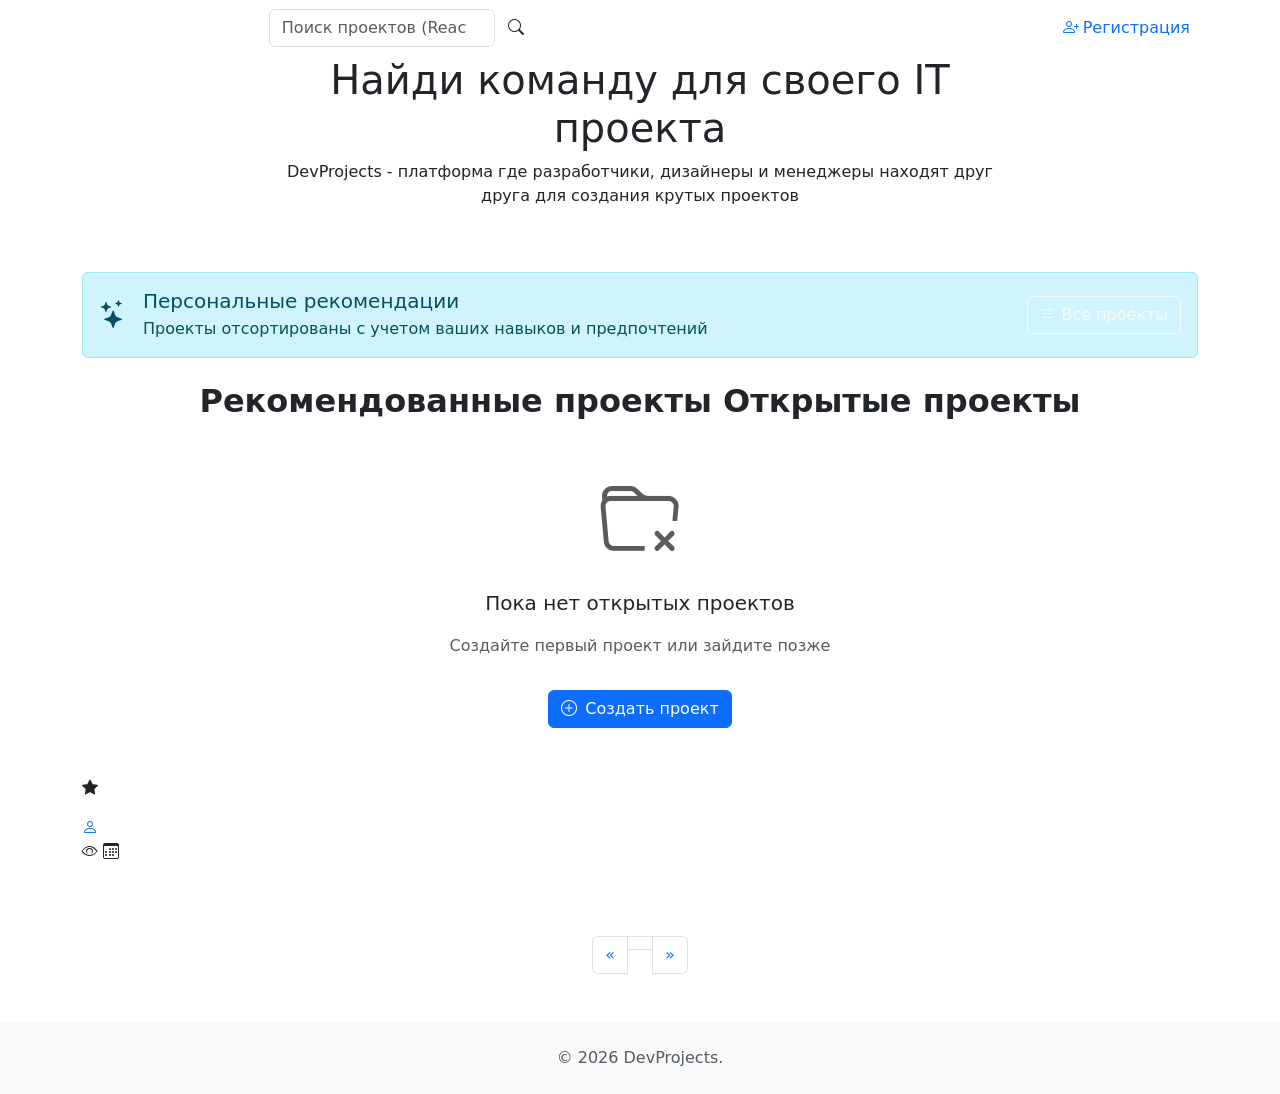
<file: src/main/resources/templates/index.html>
<!DOCTYPE html>
<html xmlns:th="http://www.thymeleaf.org"
      xmlns:sec="http://www.thymeleaf.org/thymeleaf-extras-springsecurity6">
<head>
    <meta charset="UTF-8">
    <meta name="viewport" content="width=device-width, initial-scale=1.0">
    <title>DevProjects - Платформа для IT проектов</title>
    <link rel="icon" type="image/png" th:href="@{/img/favicon.png}">
    <link href="https://cdn.jsdelivr.net/npm/bootstrap@5.1.3/dist/css/bootstrap.min.css" rel="stylesheet">
    <link rel="stylesheet" href="https://cdn.jsdelivr.net/npm/bootstrap-icons@1.8.1/font/bootstrap-icons.css">
    <link th:href="@{/css/style.css}" rel="stylesheet">
    <meta th:if="${_csrf}" name="_csrf" th:content="${_csrf.token}"/>
    <meta th:if="${_csrf}" name="_csrf_header" th:content="${_csrf.headerName}"/>
</head>
<body>

<nav class="navbar navbar-expand-lg navbar-dark">
    <div class="container">
        <a class="navbar-brand" href="/">DevProjects</a>
        <button class="navbar-toggler" type="button" data-bs-toggle="collapse" data-bs-target="#navbarNav">
            <span class="navbar-toggler-icon"></span>
        </button>
        <div class="collapse navbar-collapse" id="navbarNav">

            <form class="d-flex mx-auto search-form" id="searchForm">
                <input class="form-control search-input"
                       type="search"
                       id="searchInput"
                       placeholder="Поиск проектов (React, Python, дизайн...)"
                       autocomplete="off">
                <button class="btn search-button" type="submit">
                    <i class="bi bi-search"></i>
                </button>
            </form>

            <ul class="navbar-nav ms-auto">
                <th:block th:replace="~{fragments/notification-bell :: bell}"></th:block>
                <li class="nav-item" sec:authorize="isAuthenticated()">
                    <a class="nav-link" href="/dashboard">
                        <i class="bi bi-person-circle me-1"></i>Личный кабинет
                    </a>
                </li>
                <li class="nav-item" sec:authorize="isAuthenticated()">
                    <a class="nav-link" href="/recommended">
                        <i class="bi bi-stars me-1"></i>Рекомендации
                    </a>
                </li>
                <li class="nav-item" sec:authorize="!isAuthenticated()">
                    <a class="nav-link" href="/login">
                        <i class="bi bi-box-arrow-in-right me-1"></i>Вход
                    </a>
                </li>
                <li class="nav-item" sec:authorize="!isAuthenticated()">
                    <a class="nav-link btn btn-light text-primary" href="/register">
                        <i class="bi bi-person-plus me-1"></i>Регистрация
                    </a>
                </li>
            </ul>
        </div>
    </div>
</nav>

<section class="hero-section">
    <div class="container hero-content">
        <div class="row">
            <div class="col-lg-10 col-xl-8 mx-auto text-center">
                <h1 class="hero-title">Найди команду для своего IT проекта</h1>
                <p class="hero-subtitle">
                    DevProjects - платформа где разработчики, дизайнеры и менеджеры
                    находят друг друга для создания крутых проектов
                </p>
            </div>
        </div>
    </div>
</section>

<div class="container my-5">

    <div th:if="${isRecommendations}" class="alert alert-info mb-4">
        <div class="d-flex align-items-center">
            <i class="bi bi-stars fs-3 me-3"></i>
            <div>
                <h5 class="mb-1">Персональные рекомендации</h5>
                <p class="mb-0">Проекты отсортированы с учетом ваших навыков и предпочтений</p>
            </div>
            <a href="/" class="btn btn-outline-light ms-auto">
                <i class="bi bi-list"></i> Все проекты
            </a>
        </div>
    </div>

    <h2 class="text-center fw-bold text-violet">
        <span th:if="${isRecommendations}">Рекомендованные проекты</span>
        <span th:unless="${isRecommendations}">Открытые проекты</span>
    </h2>

    <div id="searchResults" style="display: none; min-height: 500px;">
        <div class="row mb-3">
            <div class="col-12">
                <h3 class="mb-3">
                    Результаты поиска: <span id="searchQuery" class="text-primary"></span>
                    <small id="resultsCount" class="text-muted ms-2"></small>
                </h3>
            </div>
        </div>

        <div id="searchResultsContainer" class="row"></div>

        <div id="searchNoResults" class="text-center py-5" style="display: none;">
            <i class="bi bi-search display-1 text-muted"></i>
            <p class="lead mt-3">Ничего не найдено</p>
            <p class="text-muted">Попробуйте изменить поисковый запрос</p>
            <button class="btn btn-outline-primary mt-2" id="clearSearchBtn">
                <i class="bi bi-x-circle me-2"></i>Очистить поиск
            </button>
        </div>
    </div>

    <div id="regularProjects" style="min-height: 500px;">
        <div th:if="${#lists.isEmpty(projects)}" class="text-center py-5">
            <i class="bi bi-folder-x display-1 text-muted"></i>
            <p class="lead mt-3">Пока нет открытых проектов</p>
            <p class="text-muted">Создайте первый проект или зайдите позже</p>
            <a href="/projects/new" class="btn btn-primary mt-3" sec:authorize="isAuthenticated()">
                <i class="bi bi-plus-circle me-2"></i>Создать проект
            </a>
        </div>

        <div class="row" th:unless="${#lists.isEmpty(projects)}">
            <div class="col-md-4 mb-4" th:each="project, iter : ${projects}">
                <div class="project-card position-relative"
                     th:onclick="'window.location.href=\'/projects/' + ${project.id()} + '\''">

                    <div th:if="${isRecommendations and recommendations != null and !recommendations.isEmpty()}"
                         class="recommendation-badge">
                        <i class="bi bi-star-fill me-1"></i>
                        <span th:text="${#numbers.formatDecimal(recommendations[iter.index].score(), 1, 2)}"></span>
                    </div>

                    <div class="card-body">
                        <div class="d-flex justify-content-end">
                            <span th:class="'status-badge badge bg-' + ${project.statusColor()}"
                                  th:text="${project.statusText()}"></span>
                        </div>

                        <h5 class="project-title">
                            <a th:href="@{/projects/{id}(id=${project.id()})}"
                               onclick="event.stopPropagation();"
                               th:text="${project.title()}"></a>
                        </h5>

                        <p class="project-description" th:text="${project.shortDescription()}"></p>

                        <div class="roles-container" th:if="${project.roles() != null and !project.roles().isEmpty()}">
                            <div th:each="role : ${project.roles()}" class="role-item">
                                <span class="role-name">
                                    <span th:text="${role.specialization()}"></span>
                                    <small class="text-muted" th:text="'(' + ${role.title()} + ')'"></small>
                                </span>
                                <span class="role-count"
                                      th:text="${role.filled()} + '/' + ${role.vacancies()}"></span>
                            </div>
                        </div>

                        <div class="skills-container" th:if="${project.skills() != null and !project.skills().isEmpty()}">
                            <span th:each="skill : ${project.skills()}"
                                  class="skill-badge"
                                  th:classappend="${skill.isRequired()} ? 'required' : 'optional'"
                                  th:text="${skill.name()}">
                            </span>
                        </div>

                        <div class="project-meta">
                            <a th:href="@{/dashboard/profile/{id}(id=${project.authorId()})}"
                               onclick="event.stopPropagation();"
                               class="author-info text-decoration-none">
                                <i class="bi bi-person"></i>
                                <span th:text="${project.authorName()}"></span>
                            </a>
                            <div class="stats-info">
                                <span>
                                    <i class="bi bi-eye"></i>
                                    <span th:text="${project.viewsCount()}"></span>
                                </span>
                                <span th:if="${project.daysLeft() > 0}">
                                    <i class="bi bi-calendar3"></i>
                                    <span th:text="${project.daysLeft()} + 'д'"></span>
                                </span>
                            </div>
                        </div>
                    </div>
                </div>
            </div>
        </div>

        <nav th:if="${!isRecommendations and totalPages > 1}" class="mt-5">
            <ul class="pagination justify-content-center">
                <li class="page-item" th:classappend="${currentPage == 0} ? 'disabled'">
                    <a class="page-link" th:href="@{/(page=${currentPage - 1})}">&laquo;</a>
                </li>
                <li class="page-item" th:each="i : ${#numbers.sequence(0, totalPages - 1)}"
                    th:classappend="${i == currentPage} ? 'active'">
                    <a class="page-link" th:href="@{/(page=${i})}" th:text="${i + 1}"></a>
                </li>
                <li class="page-item" th:classappend="${currentPage == totalPages - 1} ? 'disabled'">
                    <a class="page-link" th:href="@{/(page=${currentPage + 1})}">&raquo;</a>
                </li>
            </ul>
        </nav>
    </div>
</div>

<template id="projectCardTemplate">
    <div class="col-md-4 mb-4">
        <div class="project-card position-relative">
            <div class="card-body">
                <div class="d-flex justify-content-end">
                    <span class="status-badge badge"></span>
                </div>
                <h5 class="project-title">
                    <a href="javascript:void(0);" onclick="event.stopPropagation();"></a>
                </h5>
                <p class="project-description"></p>
                <div class="roles-container"></div>
                <div class="skills-container"></div>
                <div class="project-meta">
                    <a href="#" class="author-info text-decoration-none author-link" onclick="event.stopPropagation();">
                        <i class="bi bi-person"></i>
                        <span class="author-name"></span>
                    </a>
                    <div class="stats-info">
                        <span>
                            <i class="bi bi-eye"></i>
                            <span class="views-count"></span>
                        </span>
                        <span class="days-info" style="display: none;">
                            <i class="bi bi-calendar3"></i>
                            <span class="days-left"></span>
                        </span>
                    </div>
                </div>
            </div>
        </div>
    </div>
</template>

<template id="roleItemTemplate">
    <div class="role-item">
        <span class="role-name"></span>
        <span class="role-count"></span>
    </div>
</template>

<footer class="bg-light py-4 mt-5">
    <div class="container text-center">
        <p class="text-muted mb-0">&copy; 2026 DevProjects.</p>
    </div>
</footer>

<script src="https://cdn.jsdelivr.net/npm/bootstrap@5.1.3/dist/js/bootstrap.bundle.min.js"></script>
<script th:src="@{/js/search.js}"></script>

</body>
</html>
</file>
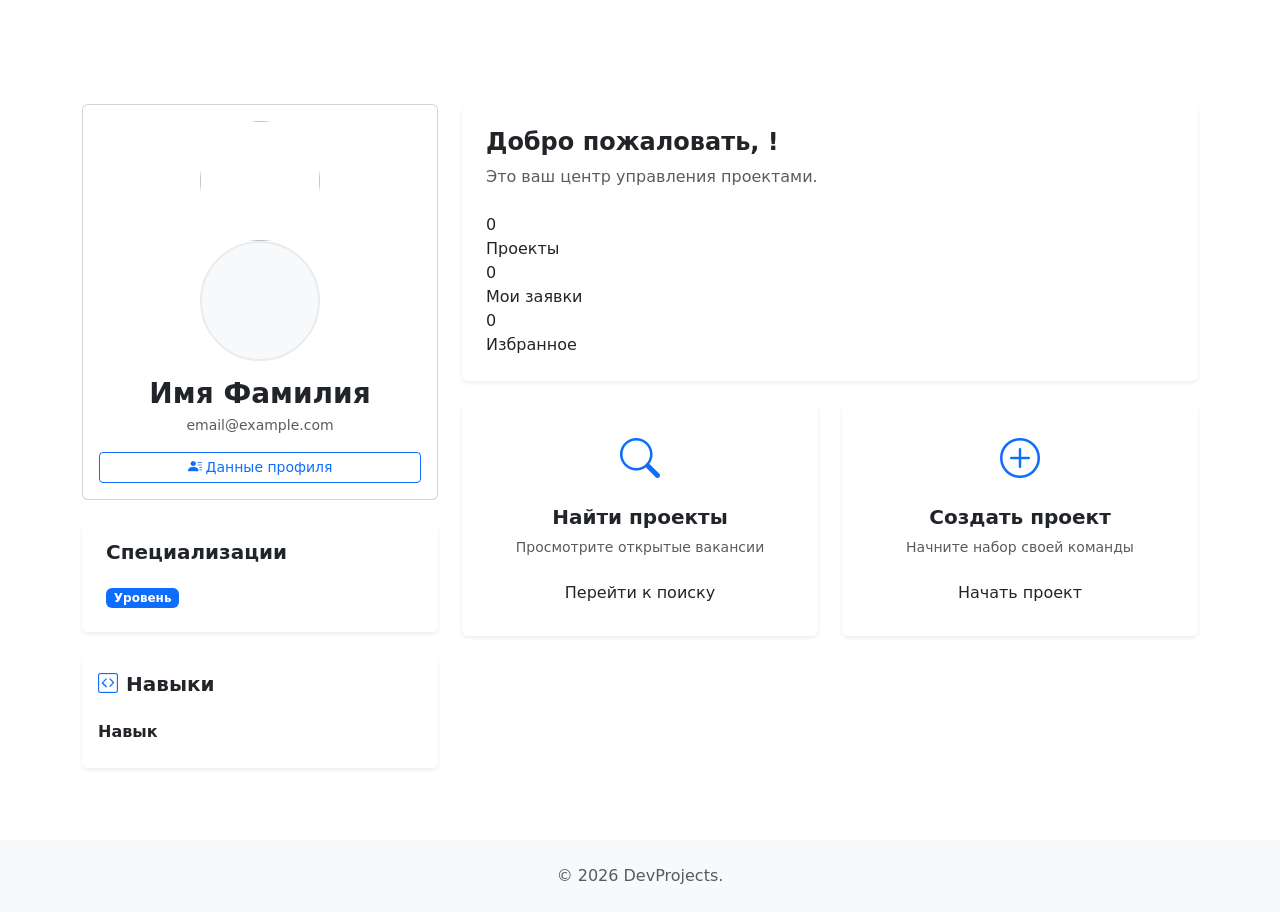
<file: src/main/resources/templates/dashboard/index.html>
<!DOCTYPE html>
<html xmlns:th="http://www.thymeleaf.org"
      xmlns:sec="http://www.thymeleaf.org/thymeleaf-extras-springsecurity6">
<head>
    <meta charset="UTF-8">
    <meta name="viewport" content="width=device-width, initial-scale=1.0">
    <title>Личный кабинет - DevProjects</title>
    <link rel="icon" type="image/png" th:href="@{/img/favicon.png}">
    <link href="https://cdn.jsdelivr.net/npm/bootstrap@5.1.3/dist/css/bootstrap.min.css" rel="stylesheet">
    <link rel="stylesheet" href="https://cdn.jsdelivr.net/npm/bootstrap-icons@1.8.1/font/bootstrap-icons.css">
    <link th:href="@{/css/style.css}" rel="stylesheet">
    <link th:href="@{/css/dashboard.css}" rel="stylesheet">
    <meta th:if="${_csrf}" name="_csrf" th:content="${_csrf.token}"/>
    <meta th:if="${_csrf}" name="_csrf_header" th:content="${_csrf.headerName}"/>
</head>
<body>

<nav class="navbar navbar-expand-lg navbar-dark">
    <div class="container">
        <a class="navbar-brand" href="/">DevProjects</a>
        <button class="navbar-toggler" type="button" data-bs-toggle="collapse" data-bs-target="#navbarNav">
            <span class="navbar-toggler-icon"></span>
        </button>
        <div class="collapse navbar-collapse" id="navbarNav">
            <ul class="navbar-nav ms-auto align-items-center">
                <th:block th:replace="~{fragments/notification-bell :: bell}"></th:block>

                <li class="nav-item">
                    <a class="nav-link active" href="/dashboard">
                        <i class="bi bi-person-circle me-1"></i>Личный кабинет
                    </a>
                </li>
                <li class="nav-item">
                    <a class="nav-link" href="/logout">
                        <i class="bi bi-box-arrow-right me-1"></i>Выйти
                    </a>
                </li>
            </ul>
        </div>
    </div>
</nav>

<div class="container my-5">
    <div class="row">
        <div class="col-md-4">
            <div class="card profile-card mb-4">
                <div class="card-body text-center">
                    <div class="profile-avatar mb-3">
                        <div th:if="${user.avatarUrl != null}">
                            <img th:src="@{${user.avatarUrl}}" class="rounded-circle" style="width: 120px; height: 120px; object-fit: cover;">
                        </div>
                        <div th:unless="${user.avatarUrl != null}" class="avatar-placeholder rounded-circle d-inline-flex align-items-center justify-content-center bg-light" style="width: 120px; height: 120px; font-size: 2.5rem; color: #6b46c1; border: 2px solid #e9ecef;">
                            <span th:text="${user.firstName.charAt(0)} + ${user.lastName.charAt(0)}"></span>
                        </div>
                    </div>
                    <h3 class="mb-1 fw-bold" th:text="${user.firstName + ' ' + user.lastName}">Имя Фамилия</h3>
                    <p class="text-muted small" th:text="${user.email}">email@example.com</p>
                    <div class="d-grid">
                        <a href="/dashboard/profile" class="btn btn-outline-primary btn-sm">
                            <i class="bi bi-person-lines-fill me-1"></i>Данные профиля
                        </a>
                    </div>
                </div>
            </div>

            <div class="card mb-4 shadow-sm border-0" th:if="${user.specializations != null and !user.specializations.isEmpty()}">
                <div class="card-header bg-white border-0 pt-3"> <h5 class="mb-0 fw-bold"> <i class="bi bi briefcase me-2 text-violet"></i>Специализации </h5></div>
                <div class="card-body">
                    <div th:each="spec : ${user.specializations}" class="specialization-item mb-2 d-flex justify-content-between align-items-center">
                        <div class="d-flex align-items-center">
                            <strong th:text="${spec.specialization.name}"></strong>
                            <span class="badge bg-primary ms-2" style="font-size: 0.75rem;" th:text="${spec.proficiencyLevel.displayName}">Уровень</span>
                        </div>
                        <small class="text-muted" th:text="${T(com.example.devprojects.util.DateUtils).formatYears(spec.yearsOfExperience)}"></small>
                    </div>
                </div>
            </div>

            <div class="card shadow-sm border-0 mb-4" th:if="${user.skills != null and !user.skills.isEmpty()}">
                <div class="card-header bg-white border-0 pt-3">
                    <h5 class="mb-0 fw-bold"><i class="bi bi-code-square me-2 text-primary"></i>Навыки</h5>
                </div>
                <div class="card-body">
                    <div th:each="skill : ${user.skills}" class="skill-item mb-2 d-flex justify-content-between align-items-center">
                        <strong th:text="${skill.skill.name}">Навык</strong>
                        <div class="skill-stats d-flex align-items-center">
                            <small class="text-muted skill-years" th:text="${T(com.example.devprojects.util.DateUtils).formatYears(skill.yearsOfExperience)}"></small>
                        </div>
                    </div>
                </div>
            </div>
        </div>

        <div class="col-md-8">
            <div class="welcome-card card mb-4 border-0 shadow-sm">
                <div class="card-body p-4">
                    <h4 class="fw-bold">Добро пожаловать, <span th:text="${user.firstName}"></span>!</h4>
                    <p class="text-muted">Это ваш центр управления проектами.</p>

                    <div class="stats-grid mt-4">
                        <a href="/dashboard/projects" class="stat-item text-decoration-none text-reset">
                            <div class="stat-value" th:text="${myProjectsCount}">0</div>
                            <div class="stat-label">Проекты</div>
                        </a>

                        <a href="/dashboard/my-applications" class="stat-item text-decoration-none text-reset">
                            <div class="stat-value" th:text="${myApplicationsCount}">0</div>
                            <div class="stat-label">Мои заявки</div>
                        </a>

                        <a href="/dashboard/favorites" class="stat-item text-decoration-none text-reset">
                            <div class="stat-value" th:text="${favoritesCount}">0</div>
                            <div class="stat-label">Избранное</div>
                        </a>
                    </div>
                </div>
            </div>

            <div class="row">
                <div class="col-md-6 mb-4">
                    <div class="action-card card h-100 border-0 shadow-sm text-center p-4">
                        <i class="bi bi-search fs-1 mb-3 text-primary"></i>
                        <h5 class="fw-bold">Найти проекты</h5>
                        <p class="text-muted small">Просмотрите открытые вакансии</p>
                        <div class="mt-auto">
                            <a href="/" class="btn btn-pill btn-outline-violet">Перейти к поиску</a>
                        </div>
                    </div>
                </div>
                <div class="col-md-6 mb-4">
                    <div class="action-card card h-100 border-0 shadow-sm text-center p-4">
                        <i class="bi bi-plus-circle fs-1 mb-3 text-primary"></i> <h5 class="fw-bold">Создать проект</h5>
                        <p class="text-muted small">Начните набор своей команды</p>
                        <div class="mt-auto">
                            <a href="/projects/new" class="btn btn-pill btn-violet">Начать проект</a>
                        </div>
                    </div>
                </div>
            </div>
        </div>
    </div>
</div>

<footer class="bg-light py-4 mt-5">
    <div class="container text-center">
        <p class="text-muted mb-0">&copy; 2026 DevProjects.</p>
    </div>
</footer>

<script src="https://cdn.jsdelivr.net/npm/bootstrap@5.1.3/dist/js/bootstrap.bundle.min.js"></script>
</body>
</html>
</file>
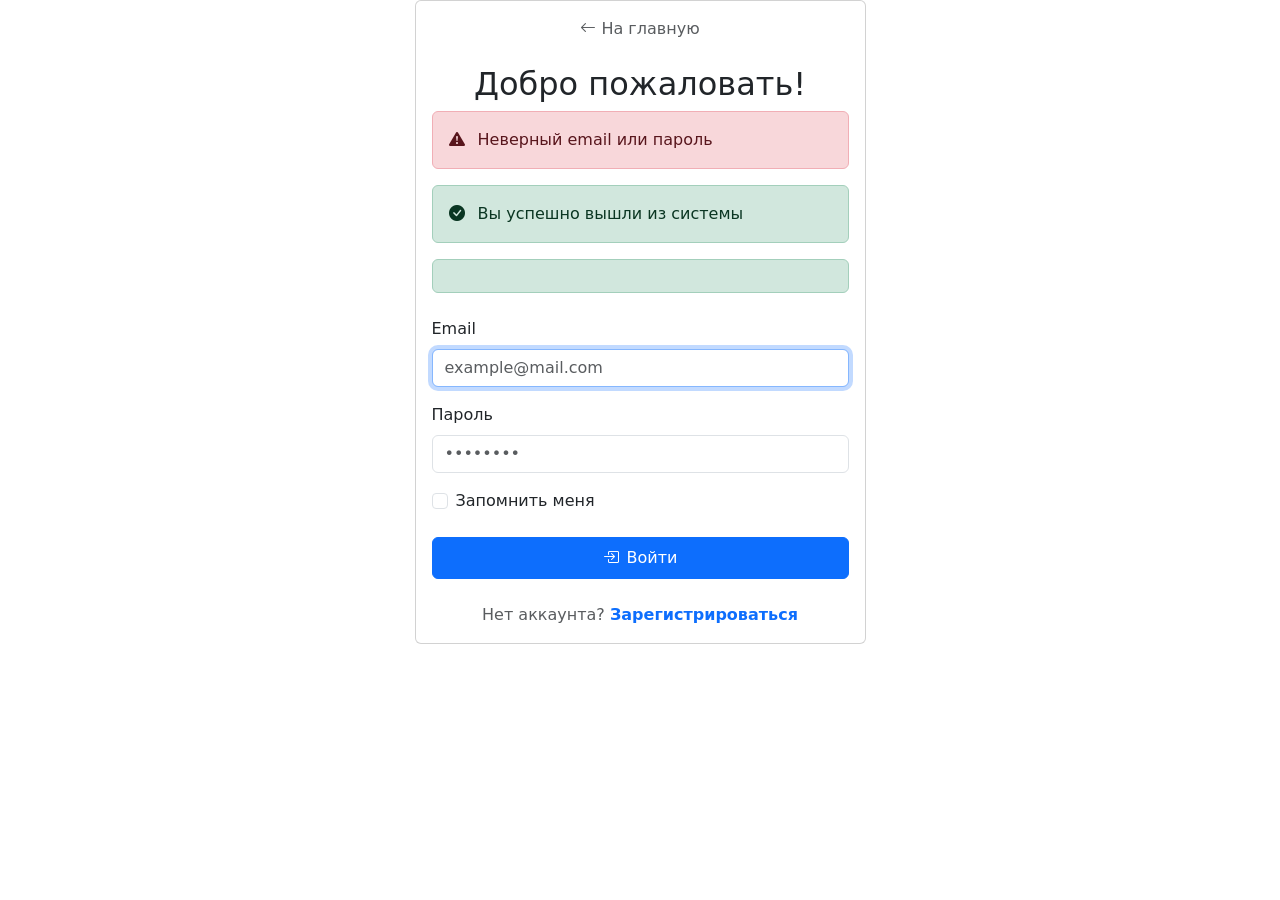
<file: src/main/resources/templates/auth/login.html>
<!DOCTYPE html>
<html xmlns:th="http://www.thymeleaf.org">
<head>
  <meta charset="UTF-8">
  <meta name="viewport" content="width=device-width, initial-scale=1.0">
  <title>Вход - DevProjects</title>
  <link rel="icon" type="image/png" th:href="@{/img/favicon.png}">
  <link href="https://cdn.jsdelivr.net/npm/bootstrap@5.1.3/dist/css/bootstrap.min.css" rel="stylesheet">
  <link rel="stylesheet" href="https://cdn.jsdelivr.net/npm/bootstrap-icons@1.8.1/font/bootstrap-icons.css">
  <link th:href="@{/css/style.css}" rel="stylesheet">
  <link th:href="@{/css/auth.css}" rel="stylesheet">
</head>
<body class="auth-page">
<div class="container">
  <div class="row justify-content-center">
    <div class="col-md-5">
      <div class="auth-card card">
        <div class="card-body">
          <div class="text-center mb-4">
            <a href="/" class="text-muted text-decoration-none">
              <i class="bi bi-arrow-left"></i> На главную
            </a>
          </div>

          <h2 class="text-center">Добро пожаловать!</h2>

          <div th:if="${param.error != null}" class="alert alert-danger auto-dismiss">
            <i class="bi bi-exclamation-triangle-fill me-2"></i>
            Неверный email или пароль
          </div>

          <div th:if="${param.logout != null and successMessage == null}" class="alert alert-success auto-dismiss">
            <i class="bi bi-check-circle-fill me-2"></i>
            Вы успешно вышли из системы
          </div>

          <div th:if="${successMessage != null}" class="alert alert-success auto-dismiss" th:text="${successMessage}"></div>

          <form th:action="@{/login}" method="post" class="mt-4">
            <div class="mb-3">
              <label for="email" class="form-label">Email</label>
              <input type="email" class="form-control" id="email" name="email"
                     placeholder="example@mail.com" required="required" autofocus="autofocus" />
            </div>

            <div class="mb-3">
              <label for="password" class="form-label">Пароль</label>
              <input type="password" class="form-control" id="password" name="password"
                     placeholder="••••••••" required="required" />
            </div>

            <div class="mb-4 form-check">
              <input type="checkbox" class="form-check-input" id="remember-me" name="remember-me" />
              <label class="form-check-label" for="remember-me">Запомнить меня</label>
            </div>

            <button type="submit" class="btn btn-primary w-100 py-2">
              <i class="bi bi-box-arrow-in-right me-2"></i>Войти
            </button>
          </form>

          <div class="text-center mt-4">
            <p class="mb-0 text-muted">
              Нет аккаунта?
              <a th:href="@{/register}" class="text-primary fw-bold text-decoration-none">
                Зарегистрироваться
              </a>
            </p>
          </div>
        </div>
      </div>
    </div>
  </div>
</div>

<script th:src="@{/js/auth.js}"></script>
</body>
</html>
</file>
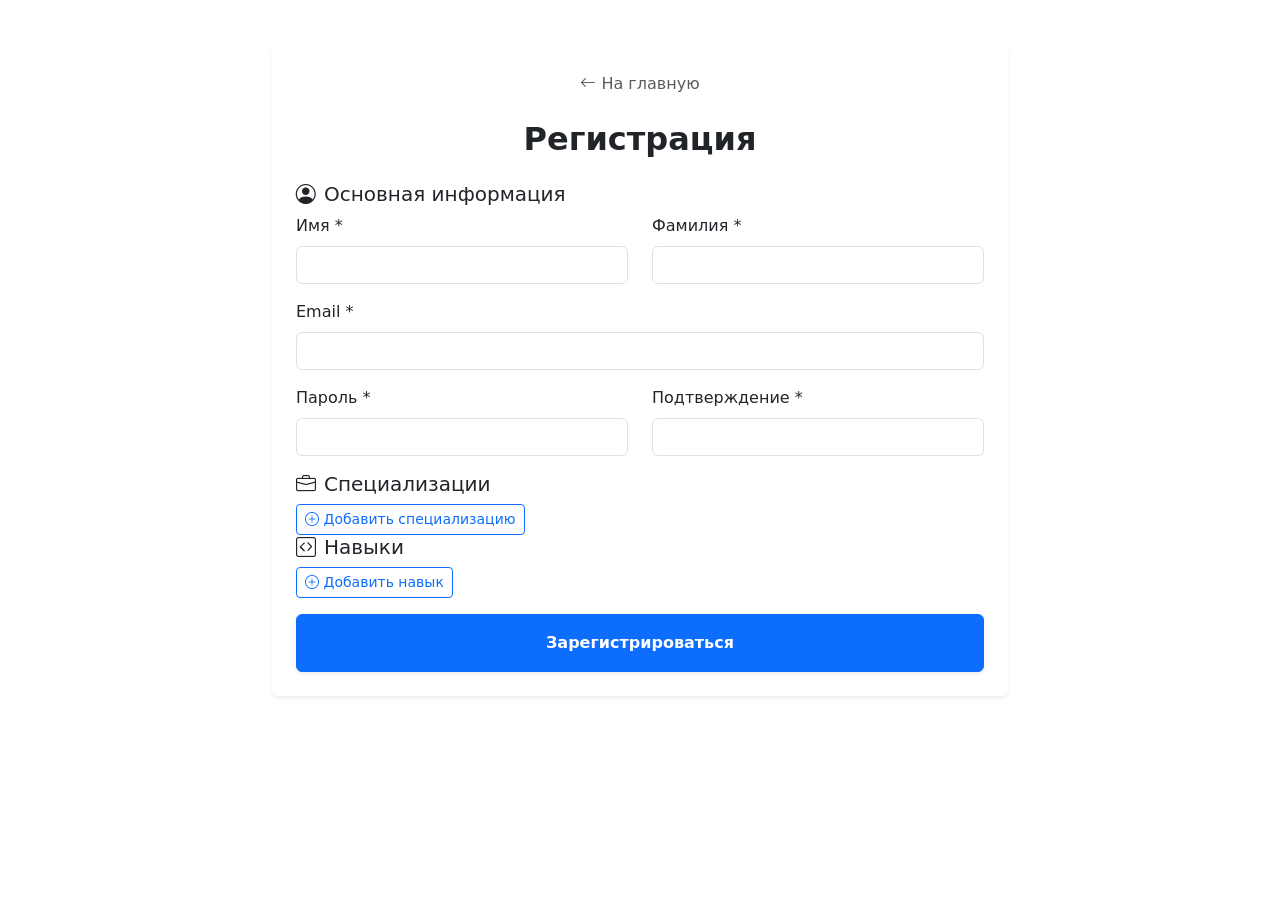
<file: src/main/resources/templates/auth/register.html>
<!DOCTYPE html>
<html xmlns:th="http://www.thymeleaf.org">
<head>
    <meta charset="UTF-8">
    <meta name="viewport" content="width=device-width, initial-scale=1.0">
    <title>Регистрация - DevProjects</title>
    <link rel="icon" type="image/png" th:href="@{/img/favicon.png}">
    <link href="https://cdn.jsdelivr.net/npm/bootstrap@5.1.3/dist/css/bootstrap.min.css" rel="stylesheet">
    <link rel="stylesheet" href="https://cdn.jsdelivr.net/npm/bootstrap-icons@1.8.1/font/bootstrap-icons.css">
    <link th:href="@{/css/style.css}" rel="stylesheet">
    <link th:href="@{/css/auth.css}" rel="stylesheet">
</head>
<body>
<div class="container my-5">
    <div class="row justify-content-center">
        <div class="col-md-8">
            <div class="auth-card card shadow-sm border-0">
                <div class="card-body p-4">
                    <div class="text-center mb-4">
                        <a href="/" class="text-muted text-decoration-none">
                            <i class="bi bi-arrow-left"></i> На главную
                        </a>
                    </div>
                    <h2 class="text-center mb-4 fw-bold">Регистрация</h2>

                    <form th:action="@{/register}" th:object="${userRegistrationDto}" method="post" id="registrationForm">

                        <div class="form-section">
                            <h5 class="form-section-title"><i class="bi bi-person-circle me-2"></i>Основная информация</h5>
                            <div class="row">
                                <div class="col-md-6 mb-3">
                                    <label class="form-label">Имя *</label>
                                    <input type="text" class="form-control" th:field="*{firstName}">
                                    <div class="text-danger small" th:if="${#fields.hasErrors('firstName')}" th:errors="*{firstName}"></div>
                                </div>
                                <div class="col-md-6 mb-3">
                                    <label class="form-label">Фамилия *</label>
                                    <input type="text" class="form-control" th:field="*{lastName}">
                                    <div class="text-danger small" th:if="${#fields.hasErrors('lastName')}" th:errors="*{lastName}"></div>
                                </div>
                            </div>
                            <div class="mb-3">
                                <label class="form-label">Email *</label>
                                <input type="email" class="form-control" th:field="*{email}">
                                <div class="text-danger small" th:if="${#fields.hasErrors('email')}" th:errors="*{email}"></div>
                            </div>
                            <div class="row">
                                <div class="col-md-6 mb-3">
                                    <label class="form-label">Пароль *</label>
                                    <input type="password" class="form-control" th:field="*{password}">
                                </div>
                                <div class="col-md-6 mb-3">
                                    <label class="form-label">Подтверждение *</label>
                                    <input type="password" class="form-control" th:field="*{confirmPassword}">
                                </div>
                            </div>
                        </div>

                        <div class="form-section">
                            <h5 class="form-section-title"><i class="bi bi-briefcase me-2"></i>Специализации</h5>
                            <div id="specializations-container"></div>
                            <button type="button" class="btn btn-outline-primary btn-sm" id="addSpecialization">
                                <i class="bi bi-plus-circle"></i> Добавить специализацию
                            </button>
                        </div>

                        <div class="form-section">
                            <h5 class="form-section-title"><i class="bi bi-code-square me-2"></i>Навыки</h5>
                            <div id="skills-container"></div>
                            <button type="button" class="btn btn-outline-primary btn-sm" id="addSkill">
                                <i class="bi bi-plus-circle"></i> Добавить навык
                            </button>
                        </div>

                        <button type="submit" class="btn btn-primary w-100 py-3 mt-3 shadow-sm fw-bold">Зарегистрироваться</button>
                    </form>
                </div>
            </div>
        </div>
    </div>
</div>

<template id="specializationTemplate">
    <div class="item-row specialization-item mb-3 p-2 border rounded bg-white bg-opacity-50">
        <div class="row g-2 align-items-center">
            <div class="col-md-4"><select class="form-select specialization-select" required></select></div>
            <div class="col-md-3"><select class="form-select specialization-level" required></select></div>
            <div class="col-md-2"><input type="number" class="form-control specialization-experience" placeholder="Опыт (лет)" min="0" max="60" step="0.5"></div>
            <div class="col-md-2">
                <div class="form-check">
                    <input type="checkbox" class="form-check-input specialization-primary">
                    <label class="small">Основная</label>
                </div>
            </div>
            <div class="col-md-1 text-end"><button type="button" class="btn btn-outline-danger btn-sm remove-item">×</button></div>
        </div>
    </div>
</template>

<template id="skillTemplate">
    <div class="item-row skill-item mb-3 p-2 border rounded bg-white bg-opacity-50">
        <div class="row g-2 align-items-center">
            <div class="col-md-7"><select class="form-select skill-select" required></select></div>
            <div class="col-md-4"><input type="number" class="form-control skill-experience" placeholder="Опыт" min="0" max="60" step="0.5"></div>
            <div class="col-md-1 text-end"><button type="button" class="btn btn-outline-danger btn-sm remove-item">×</button></div>
        </div>
    </div>
</template>

<script th:src="@{/js/register.js}"></script>
</body>
</html>
</file>
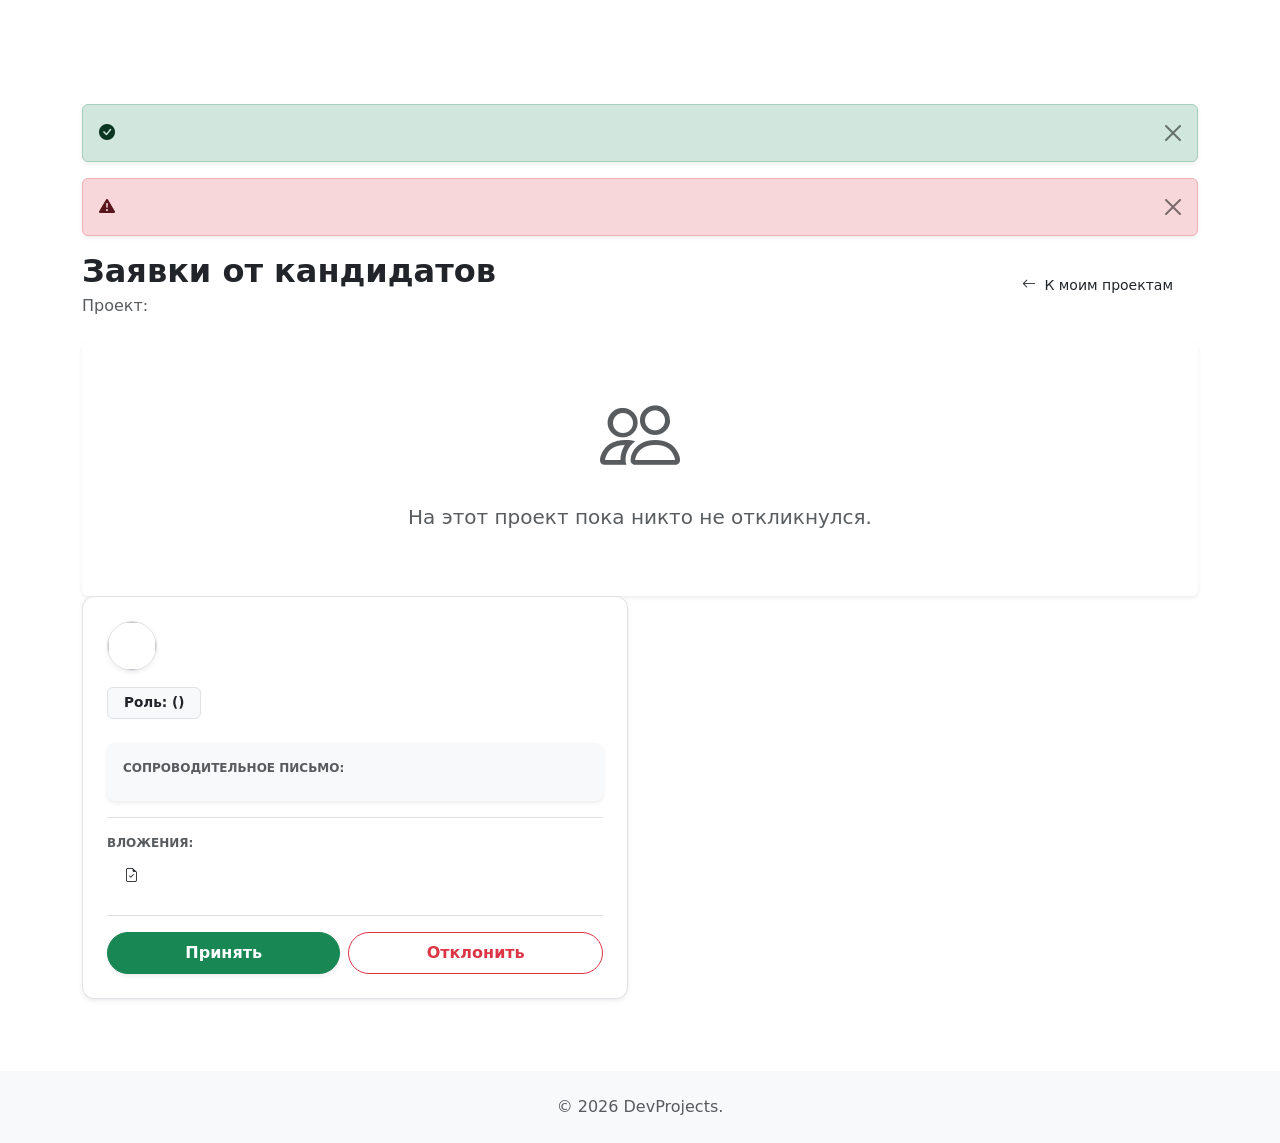
<file: src/main/resources/templates/dashboard/applications.html>
<!DOCTYPE html>
<html xmlns:th="http://www.thymeleaf.org"
      xmlns:sec="http://www.thymeleaf.org/thymeleaf-extras-springsecurity6">
<head>
    <meta charset="UTF-8">
    <meta name="viewport" content="width=device-width, initial-scale=1.0">
    <title>Заявки на проект - DevProjects</title>
    <link rel="icon" type="image/png" th:href="@{/img/favicon.png}">
    <link href="https://cdn.jsdelivr.net/npm/bootstrap@5.1.3/dist/css/bootstrap.min.css" rel="stylesheet">
    <link rel="stylesheet" href="https://cdn.jsdelivr.net/npm/bootstrap-icons@1.8.1/font/bootstrap-icons.css">
    <link th:href="@{/css/style.css}" rel="stylesheet">
    <link th:href="@{/css/dashboard.css}" rel="stylesheet">
    <meta th:if="${_csrf}" name="_csrf" th:content="${_csrf.token}"/>
    <meta th:if="${_csrf}" name="_csrf_header" th:content="${_csrf.headerName}"/>
</head>
<body>

<nav class="navbar navbar-expand-lg navbar-dark">
    <div class="container">
        <a class="navbar-brand" href="/">DevProjects</a>
        <button class="navbar-toggler" type="button" data-bs-toggle="collapse" data-bs-target="#navbarNav">
            <span class="navbar-toggler-icon"></span>
        </button>
        <div class="collapse navbar-collapse" id="navbarNav">
            <ul class="navbar-nav ms-auto align-items-center">
                <th:block th:replace="~{fragments/notification-bell :: bell}"></th:block>

                <li class="nav-item">
                    <a class="nav-link active" href="/dashboard">
                        <i class="bi bi-person-circle me-1"></i>Личный кабинет
                    </a>
                </li>
                <li class="nav-item">
                    <a class="nav-link" href="/logout">
                        <i class="bi bi-box-arrow-right me-1"></i>Выйти
                    </a>
                </li>
            </ul>
        </div>
    </div>
</nav>

<div class="container my-5">
    <div th:if="${successMessage}" class="alert alert-success alert-dismissible fade show shadow-sm" role="alert">
        <i class="bi bi-check-circle-fill me-2"></i><span th:text="${successMessage}"></span>
        <button type="button" class="btn-close" data-bs-dismiss="alert" aria-label="Close"></button>
    </div>
    <div th:if="${errorMessage}" class="alert alert-danger alert-dismissible fade show shadow-sm" role="alert">
        <i class="bi bi-exclamation-triangle-fill me-2"></i><span th:text="${errorMessage}"></span>
        <button type="button" class="btn-close" data-bs-dismiss="alert" aria-label="Close"></button>
    </div>

    <div class="d-flex justify-content-between align-items-center mb-4">
        <div>
            <h2 class="fw-bold mb-1 text-violet">Заявки от кандидатов</h2>
            <p class="text-muted mb-0">Проект: <span th:text="${project.title}" class="fw-bold text-violet"></span></p>
        </div>
        <a href="/dashboard/projects" class="btn btn-outline-violet btn-pill btn-sm px-4 py-2">
            <i class="bi bi-arrow-left me-1"></i> К моим проектам
        </a>
    </div>

    <div th:if="${#lists.isEmpty(applications)}" class="text-center py-5 bg-white rounded shadow-sm">
        <i class="bi bi-people text-muted display-1"></i>
        <p class="lead mt-3 text-muted">На этот проект пока никто не откликнулся.</p>
    </div>

    <div class="row" th:unless="${#lists.isEmpty(applications)}">
        <div class="col-md-6 mb-4" th:each="app : ${applications}">
            <div class="card border shadow-sm h-100 d-flex flex-column" style="border-radius: 12px;">
                <div class="card-body p-4 d-flex flex-column">

                    <div class="d-flex justify-content-between align-items-start mb-3">
                        <a th:href="@{/dashboard/profile/{id}(id=${app.specialist.id})}" class="text-decoration-none d-flex align-items-center text-dark">
                            <img th:src="${app.specialist.avatarUrl != null ? app.specialist.avatarUrl : '/img/default-avatar.png'}"
                                 class="rounded-circle me-3 shadow-sm border" style="width: 50px; height: 50px; object-fit: cover;">
                            <div>
                                <h5 class="mb-0 fw-bold text-violet" th:text="${app.specialist.firstName + ' ' + app.specialist.lastName}"></h5>
                                <small class="text-muted" th:text="${app.specialist.email}"></small>
                            </div>
                        </a>
                        <span class="badge py-2 px-3 rounded-pill"
                              th:classappend="${app.status.name() == 'pending' ? 'bg-warning text-dark' : (app.status.name() == 'accepted' ? 'bg-success' : 'bg-danger')}"
                              th:text="${app.status.name() == 'pending' ? 'Ожидает' : (app.status.name() == 'accepted' ? 'Принят' : 'Отклонен')}"></span>
                    </div>

                    <div class="mb-4">
                        <span class="badge bg-light text-dark border px-3 py-2" style="font-size: 0.85rem;">
                            Роль: <span class="fw-bold text-violet" th:text="${app.projectRole.specialization.name}"></span>
                            (<span th:text="${app.projectRole.proficiencyLevel.displayName}"></span>)
                        </span>
                    </div>

                    <div class="bg-light p-3 rounded-3 shadow-sm border-0 mb-3 flex-grow-1" th:if="${app.coverLetter != null && !app.coverLetter.isEmpty()}">
                        <small class="fw-bold d-block mb-2 text-uppercase text-muted" style="font-size: 0.75rem;">Сопроводительное письмо:</small>
                        <p class="mb-0 text-dark" style="font-size: 0.95rem;" th:text="${app.coverLetter}"></p>
                    </div>
                    <div class="flex-grow-1" th:unless="${app.coverLetter != null && !app.coverLetter.isEmpty()}"></div>

                    <div th:if="${!#lists.isEmpty(app.attachments)}" class="mb-4 pt-3 border-top">
                        <small class="fw-bold d-block mb-2 text-muted text-uppercase" style="font-size: 0.75rem;">Вложения:</small>
                        <div class="d-flex flex-wrap gap-2">
                            <a th:each="file : ${app.attachments}"
                               th:href="${file.filePath}"
                               class="btn btn-sm btn-outline-violet d-inline-flex align-items-center rounded-pill px-3 py-1"
                               target="_blank">
                                <i class="bi bi-file-earmark-check me-2"></i>
                                <span th:text="${file.fileName}"></span>
                            </a>
                        </div>
                    </div>

                    <div class="d-flex gap-2 mt-auto pt-3 border-top" th:if="${app.status.name() == 'pending'}">
                        <form th:action="@{/dashboard/applications/{id}/accept(id=${app.id})}" method="post" class="flex-grow-1">
                            <input type="hidden" name="projectId" th:value="${project.id}">
                            <button type="submit" class="btn btn-success rounded-pill w-100 fw-bold py-2 shadow-sm">Принять</button>
                        </form>
                        <form th:action="@{/dashboard/applications/{id}/reject(id=${app.id})}" method="post" class="flex-grow-1">
                            <input type="hidden" name="projectId" th:value="${project.id}">
                            <button type="submit" class="btn btn-outline-danger rounded-pill w-100 fw-bold py-2">Отклонить</button>
                        </form>
                    </div>

                </div>
            </div>
        </div>
    </div>
</div>

<footer class="bg-light py-4 mt-5">
    <div class="container text-center">
        <p class="text-muted mb-0">&copy; 2026 DevProjects.</p>
    </div>
</footer>

<script src="https://cdn.jsdelivr.net/npm/bootstrap@5.1.3/dist/js/bootstrap.bundle.min.js"></script>
</body>
</html>
</file>
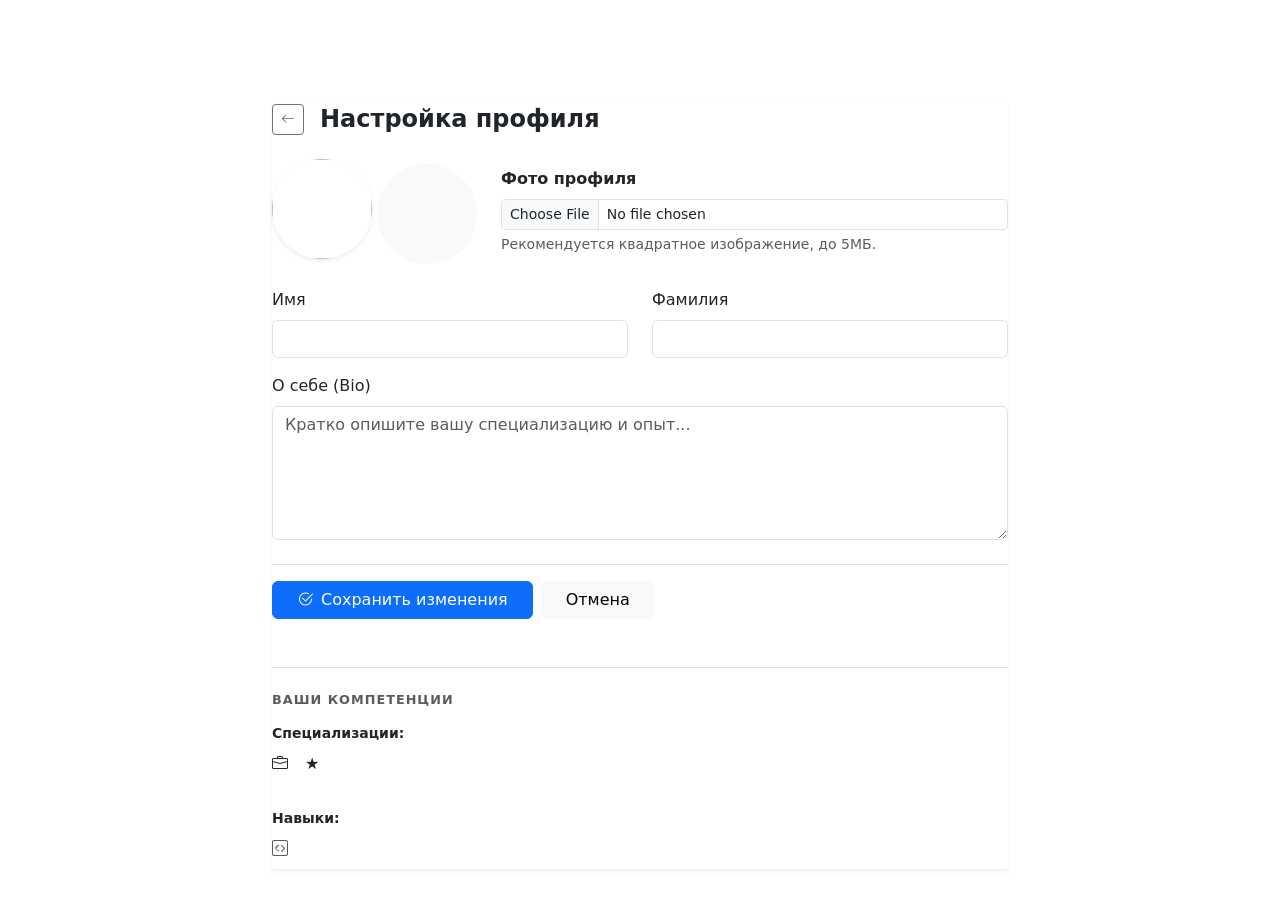
<file: src/main/resources/templates/dashboard/edit.html>
<!DOCTYPE html>
<html xmlns:th="http://www.thymeleaf.org"
      xmlns:sec="http://www.thymeleaf.org/thymeleaf-extras-springsecurity6">
<head>
    <meta charset="UTF-8">
    <meta name="viewport" content="width=device-width, initial-scale=1.0">
    <title>Редактирование - DevProjects</title>
    <link rel="icon" type="image/png" th:href="@{/img/favicon.png}">
    <link href="https://cdn.jsdelivr.net/npm/bootstrap@5.1.3/dist/css/bootstrap.min.css" rel="stylesheet">
    <link rel="stylesheet" href="https://cdn.jsdelivr.net/npm/bootstrap-icons@1.8.1/font/bootstrap-icons.css">
    <link th:href="@{/css/style.css}" rel="stylesheet">
    <link th:href="@{/css/dashboard.css}" rel="stylesheet">
    <meta th:if="${_csrf}" name="_csrf" th:content="${_csrf.token}"/>
    <meta th:if="${_csrf}" name="_csrf_header" th:content="${_csrf.headerName}"/>
</head>
<body>

<nav class="navbar navbar-expand-lg navbar-dark">
    <div class="container">
        <a class="navbar-brand" href="/">DevProjects</a>
        <div class="collapse navbar-collapse" id="navbarNav">
            <ul class="navbar-nav ms-auto align-items-center">
                <th:block th:replace="~{fragments/notification-bell :: bell}"></th:block>

                <li class="nav-item"><a class="nav-link" href="/dashboard">Дашборд</a></li>
                <li class="nav-item"><a class="nav-link" href="/dashboard/profile">Профиль</a></li>
                <li class="nav-item"><a class="nav-link" href="/logout">Выйти</a></li>
            </ul>
        </div>
    </div>
</nav>

<div class="container my-5">
    <div class="row justify-content-center">
        <div class="col-lg-8">
            <div class="dashboard-card shadow-sm">
                <div class="d-flex align-items-center mb-4">
                    <a href="/dashboard/profile" class="btn btn-outline-secondary btn-sm me-3">
                        <i class="bi bi-arrow-left"></i>
                    </a>
                    <h4 class="mb-0 fw-bold">Настройка профиля</h4>
                </div>

                <form th:action="@{/dashboard/edit}" method="post" enctype="multipart/form-data">
                    <div class="row mb-4 align-items-center">
                        <div class="col-auto">
                            <img id="avatarPreview" th:if="${user.avatarUrl != null}" th:src="@{${user.avatarUrl}}" class="rounded-circle shadow-sm" style="width: 100px; height: 100px; object-fit: cover;">
                            <div id="avatarPlaceholder" th:unless="${user.avatarUrl != null}" class="avatar-placeholder rounded-circle d-inline-flex align-items-center justify-content-center bg-light" style="width: 100px; height: 100px; font-size: 2rem;">
                                <span th:text="${user.firstName.charAt(0)} + ${user.lastName.charAt(0)}"></span>
                            </div>
                        </div>
                        <div class="col">
                            <label class="form-label fw-bold">Фото профиля</label>
                            <input type="file" id="avatarInput" class="form-control form-control-sm" name="avatar" accept="image/*">
                            <div class="form-text">Рекомендуется квадратное изображение, до 5МБ.</div>
                        </div>
                    </div>

                    <div class="row">
                        <div class="col-md-6 mb-3">
                            <label class="form-label">Имя</label>
                            <input type="text" class="form-control" name="firstName" th:value="${user.firstName}" required>
                        </div>
                        <div class="col-md-6 mb-3">
                            <label class="form-label">Фамилия</label>
                            <input type="text" class="form-control" name="lastName" th:value="${user.lastName}" required>
                        </div>
                    </div>

                    <div class="mb-4">
                        <label class="form-label">О себе (Bio)</label>
                        <textarea class="form-control" name="bio" rows="5" th:text="${user.bio}" placeholder="Кратко опишите вашу специализацию и опыт..."></textarea>
                    </div>

                    <div class="pt-3 border-top d-flex gap-2">
                        <button type="submit" class="btn btn-primary px-4">
                            <i class="bi bi-check2-circle me-2"></i>Сохранить изменения
                        </button>
                        <a href="/dashboard/profile" class="btn btn-light px-4">Отмена</a>
                    </div>
                </form>

                <div class="mt-5 pt-4 border-top">
                    <h6 class="text-muted text-uppercase fw-bold mb-3" style="font-size: 0.8rem; letter-spacing: 1px;">Ваши компетенции</h6>

                    <div class="mb-4">
                        <p class="small fw-bold mb-2">Специализации:</p>
                        <div class="d-flex flex-wrap gap-2">
                            <span th:each="spec : ${user.specializations}" class="specialization-item d-inline-block me-2 mb-2">
                                <i class="bi bi-briefcase me-1"></i>
                                <span th:text="${spec.specialization.name}"></span>
                                <small class="ms-1 text-muted" th:text="'(' + ${spec.proficiencyLevel.displayName} + ')'"></small>
                                <span th:if="${spec.isPrimary}" class="ms-1 text-violet">★</span>
                            </span>
                        </div>
                    </div>
                    <div>
                        <p class="small fw-bold mb-2">Навыки:</p>
                        <div class="d-flex flex-wrap gap-2">
                            <span th:each="skill : ${user.skills}" class="skill-item d-inline-block me-3 mb-2">
                                <i class="bi bi-code-square me-1 text-muted"></i>
                                <span th:text="${skill.skill.name}"></span>
                                <small class="ms-1 text-muted" th:text="'(' + ${T(com.example.devprojects.util.DateUtils).formatYears(skill.yearsOfExperience)} + ')'"></small>
                            </span>
                        </div>
                    </div>
                </div>
            </div>
        </div>
    </div>
</div>
<script src="https://cdn.jsdelivr.net/npm/bootstrap@5.1.3/dist/js/bootstrap.bundle.min.js"></script>
<script th:src="@{/js/profile-edit.js}"></script>
</body>
</html>
</file>
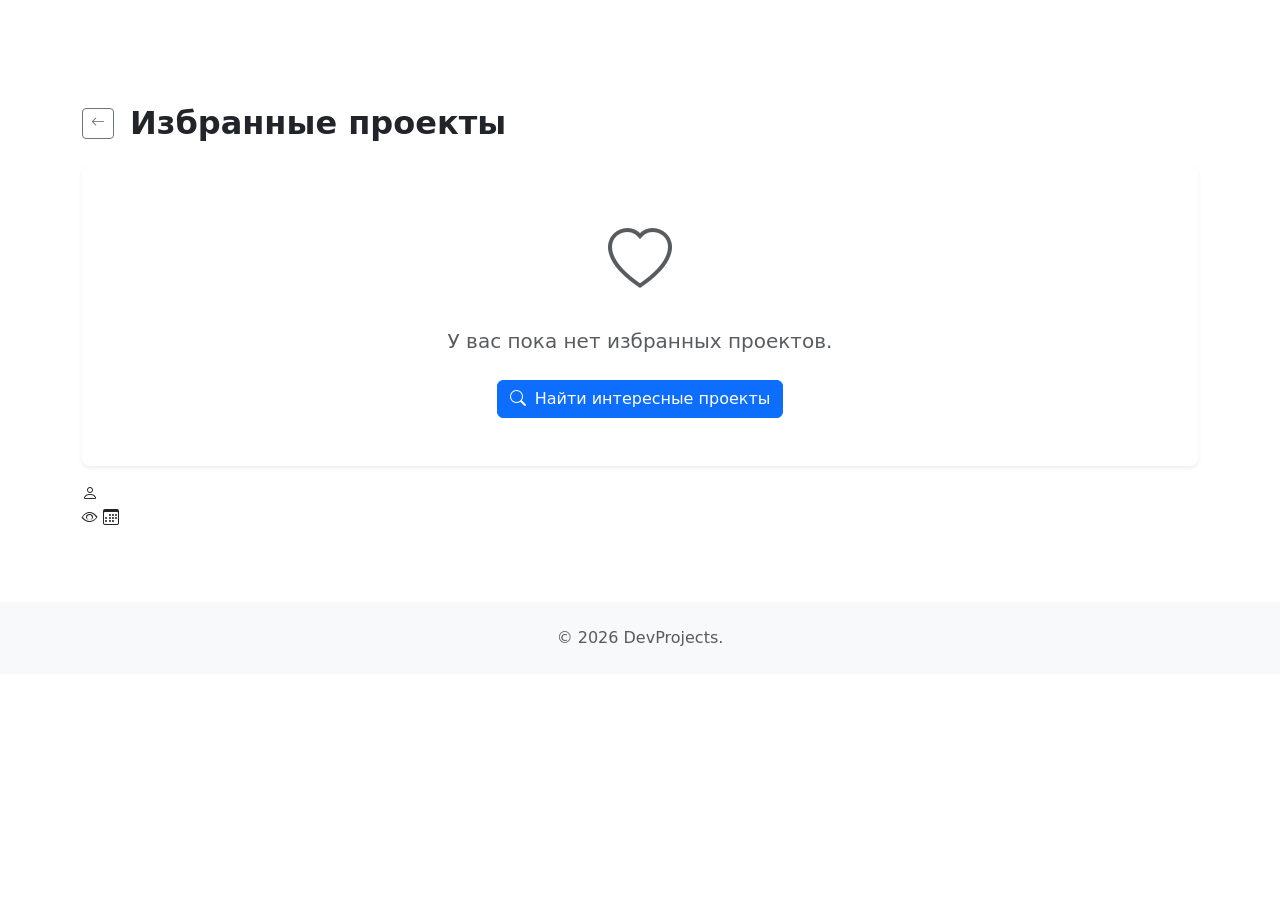
<file: src/main/resources/templates/dashboard/favorites.html>
<!DOCTYPE html>
<html xmlns:th="http://www.thymeleaf.org"
      xmlns:sec="http://www.thymeleaf.org/thymeleaf-extras-springsecurity6">
<head>
    <meta charset="UTF-8">
    <meta name="viewport" content="width=device-width, initial-scale=1.0">
    <title>Избранные проекты - DevProjects</title>
    <link rel="icon" type="image/png" th:href="@{/img/favicon.png}">
    <link href="https://cdn.jsdelivr.net/npm/bootstrap@5.1.3/dist/css/bootstrap.min.css" rel="stylesheet">
    <link rel="stylesheet" href="https://cdn.jsdelivr.net/npm/bootstrap-icons@1.8.1/font/bootstrap-icons.css">
    <link th:href="@{/css/style.css}" rel="stylesheet">
    <link th:href="@{/css/dashboard.css}" rel="stylesheet">
    <meta th:if="${_csrf}" name="_csrf" th:content="${_csrf.token}"/>
    <meta th:if="${_csrf}" name="_csrf_header" th:content="${_csrf.headerName}"/>
</head>
<body>

<nav class="navbar navbar-expand-lg navbar-dark">
    <div class="container">
        <a class="navbar-brand" href="/">DevProjects</a>
        <div class="collapse navbar-collapse" id="navbarNav">
            <ul class="navbar-nav ms-auto">
                <th:block th:replace="~{fragments/notification-bell :: bell}"></th:block>
                <li class="nav-item">
                    <a class="nav-link" href="/dashboard">
                        <i class="bi bi-speedometer2 me-1"></i>Дашборд
                    </a>
                </li>
                <li class="nav-item">
                    <a class="nav-link active" href="/dashboard/favorites">
                        <i class="bi bi-heart-fill me-1"></i>Избранное
                    </a>
                </li>
                <li class="nav-item">
                    <a class="nav-link" href="/logout">
                        <i class="bi bi-box-arrow-right me-1"></i>Выйти
                    </a>
                </li>
            </ul>
        </div>
    </div>
</nav>

<div class="container my-5">
    <div class="d-flex align-items-center mb-4">
        <a href="/dashboard" class="btn btn-outline-secondary btn-sm me-3">
            <i class="bi bi-arrow-left"></i>
        </a>
        <h2 class="fw-bold mb-0 text-violet">Избранные проекты</h2>
    </div>

    <div th:if="${#lists.isEmpty(projects)}" class="text-center py-5 shadow-sm bg-white rounded-3">
        <i class="bi bi-heart text-muted" style="font-size: 4rem;"></i>
        <p class="lead mt-3 text-muted">У вас пока нет избранных проектов.</p>
        <a href="/" class="btn btn-primary mt-2">
            <i class="bi bi-search me-1"></i> Найти интересные проекты
        </a>
    </div>

    <div class="row" th:unless="${#lists.isEmpty(projects)}">
        <div class="col-md-4 mb-4" th:each="project : ${projects}">
            <div class="project-card position-relative"
                 th:onclick="'window.location.href=\'/projects/' + ${project.id} + '\''">

                <div class="card-body">
                    <div class="d-flex justify-content-end">
                        <span th:class="'status-badge badge bg-' + ${project.statusColor}"
                              th:text="${project.statusText}"></span>
                    </div>

                    <h5 class="project-title">
                        <a th:href="@{/projects/{id}(id=${project.id})}"
                           onclick="event.stopPropagation();"
                           th:text="${project.title}"></a>
                    </h5>

                    <p class="project-description" th:text="${project.shortDescription}"></p>

                    <div class="roles-container" th:if="${project.roles != null and !project.roles.isEmpty()}">
                        <div th:each="role : ${project.roles}" class="role-item">
                            <span class="role-name" th:text="${role.specialization}"></span>
                            <span class="role-count"
                                  th:text="${role.filled} + '/' + ${role.vacancies}"></span>
                        </div>
                    </div>

                    <div class="skills-container" th:if="${project.skills != null and !project.skills.isEmpty()}">
                        <span th:each="skill : ${project.skills}"
                              class="skill-badge"
                              th:classappend="${skill.required} ? 'required' : 'optional'"
                              th:text="${skill.name}">
                        </span>
                    </div>

                    <div class="project-meta">
                        <span class="author-info">
                            <i class="bi bi-person"></i>
                            <span th:text="${project.authorName}"></span>
                        </span>
                        <div class="stats-info">
                            <span>
                                <i class="bi bi-eye"></i>
                                <span th:text="${project.viewsCount}"></span>
                            </span>
                            <span th:if="${project.daysLeft > 0}">
                                <i class="bi bi-calendar3"></i>
                                <span th:text="${project.daysLeft} + 'д'"></span>
                            </span>
                        </div>
                    </div>
                </div>
            </div>
        </div>
    </div>
</div>

<footer class="bg-light py-4 mt-5">
    <div class="container text-center">
        <p class="text-muted mb-0">&copy; 2026 DevProjects.</p>
    </div>
</footer>

<script src="https://cdn.jsdelivr.net/npm/bootstrap@5.1.3/dist/js/bootstrap.bundle.min.js"></script>
</body>
</html>
</file>
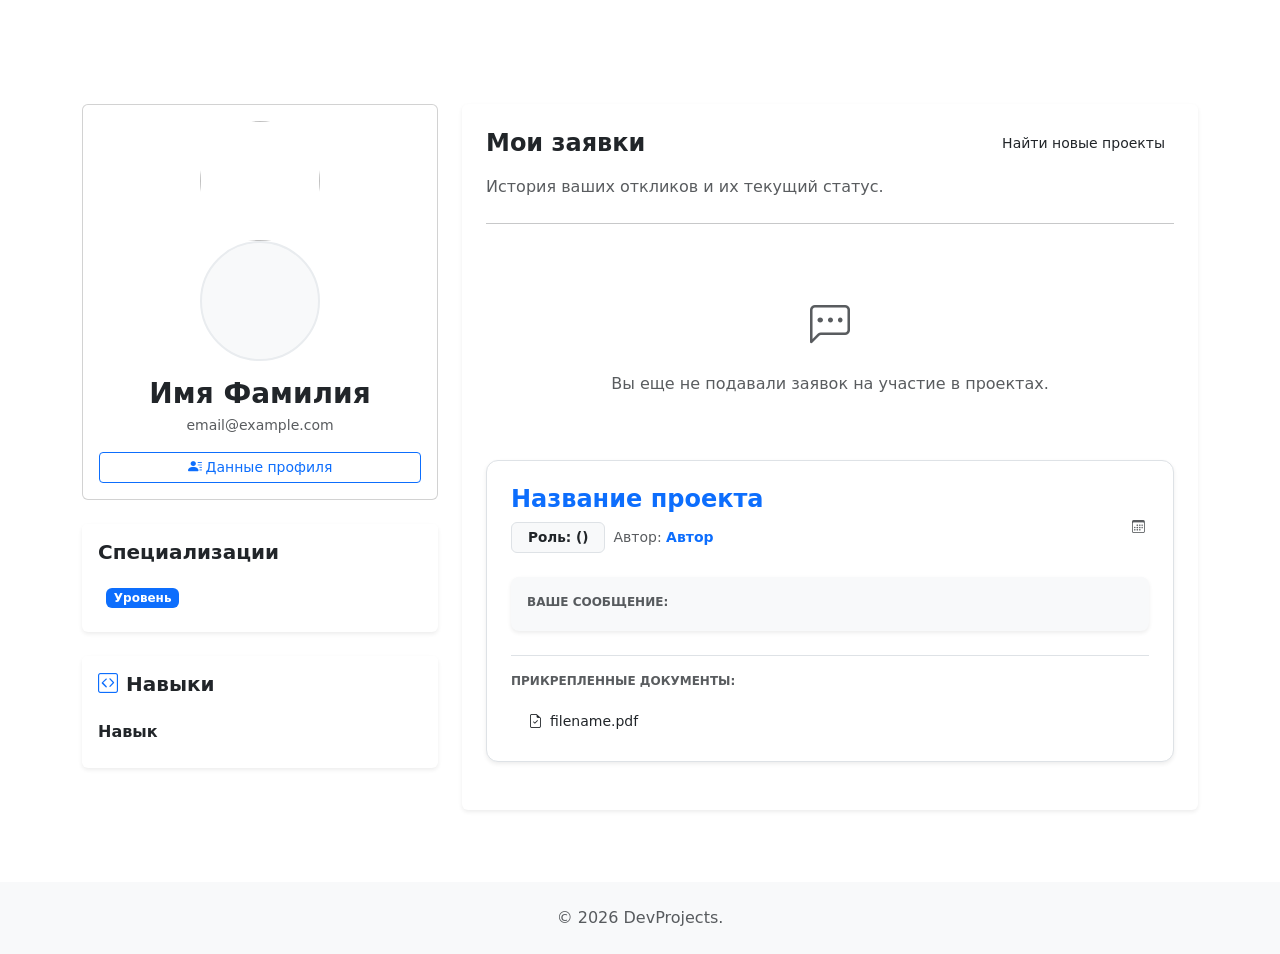
<file: src/main/resources/templates/dashboard/my-applications.html>
<!DOCTYPE html>
<html xmlns:th="http://www.thymeleaf.org"
      xmlns:sec="http://www.thymeleaf.org/thymeleaf-extras-springsecurity6">
<head>
    <meta charset="UTF-8">
    <meta name="viewport" content="width=device-width, initial-scale=1.0">
    <title>Мои заявки - DevProjects</title>
    <link rel="icon" type="image/png" th:href="@{/img/favicon.png}">
    <link href="https://cdn.jsdelivr.net/npm/bootstrap@5.1.3/dist/css/bootstrap.min.css" rel="stylesheet">
    <link rel="stylesheet" href="https://cdn.jsdelivr.net/npm/bootstrap-icons@1.8.1/font/bootstrap-icons.css">
    <link th:href="@{/css/style.css}" rel="stylesheet">
    <link th:href="@{/css/dashboard.css}" rel="stylesheet">
    <meta th:if="${_csrf}" name="_csrf" th:content="${_csrf.token}"/>
    <meta th:if="${_csrf}" name="_csrf_header" th:content="${_csrf.headerName}"/>
</head>
<body>

<nav class="navbar navbar-expand-lg navbar-dark">
    <div class="container">
        <a class="navbar-brand" href="/">DevProjects</a>
        <button class="navbar-toggler" type="button" data-bs-toggle="collapse" data-bs-target="#navbarNav">
            <span class="navbar-toggler-icon"></span>
        </button>
        <div class="collapse navbar-collapse" id="navbarNav">
            <ul class="navbar-nav ms-auto">
                <th:block th:replace="~{fragments/notification-bell :: bell}"></th:block>
                <li class="nav-item">
                    <a class="nav-link active" href="/dashboard">
                        <i class="bi bi-person-circle me-1"></i>Личный кабинет
                    </a>
                </li>
                <li class="nav-item">
                    <a class="nav-link" href="/logout">
                        <i class="bi bi-box-arrow-right me-1"></i>Выйти
                    </a>
                </li>
            </ul>
        </div>
    </div>
</nav>

<div class="container my-5">
    <div class="row">
        <div class="col-md-4">
            <div class="card profile-card mb-4">
                <div class="card-body text-center">
                    <div class="profile-avatar mb-3">
                        <div th:if="${user.avatarUrl != null}">
                            <img th:src="@{${user.avatarUrl}}" class="rounded-circle" style="width: 120px; height: 120px; object-fit: cover;">
                        </div>
                        <div th:unless="${user.avatarUrl != null}" class="avatar-placeholder rounded-circle d-inline-flex align-items-center justify-content-center bg-light" style="width: 120px; height: 120px; font-size: 2.5rem; color: #6b46c1; border: 2px solid #e9ecef;">
                            <span th:text="${user.firstName.charAt(0)} + ${user.lastName.charAt(0)}"></span>
                        </div>
                    </div>
                    <h3 class="mb-1 fw-bold" th:text="${user.firstName + ' ' + user.lastName}">Имя Фамилия</h3>
                    <p class="text-muted small" th:text="${user.email}">email@example.com</p>
                    <div class="d-grid">
                        <a href="/dashboard/profile" class="btn btn-outline-primary btn-sm">
                            <i class="bi bi-person-lines-fill me-1"></i>Данные профиля
                        </a>
                    </div>
                </div>
            </div>

            <div class="card mb-4 shadow-sm border-0" th:if="${user.specializations != null and !user.specializations.isEmpty()}">
                <div class="card-header bg-white border-0 pt-3"><h5 class="mb-0 fw-bold">Специализации</h5></div>
                <div class="card-body">
                    <div th:each="spec : ${user.specializations}" class="specialization-item mb-2 d-flex justify-content-between align-items-center">
                        <div class="d-flex align-items-center">
                            <strong th:text="${spec.specialization.name}"></strong>
                            <span class="badge bg-primary ms-2" style="font-size: 0.75rem;" th:text="${spec.proficiencyLevel.displayName}">Уровень</span>
                        </div>
                        <small class="text-muted" th:text="${T(com.example.devprojects.util.DateUtils).formatYears(spec.yearsOfExperience)}"></small>
                    </div>
                </div>
            </div>

            <div class="card shadow-sm border-0 mb-4" th:if="${user.skills != null and !user.skills.isEmpty()}">
                <div class="card-header bg-white border-0 pt-3">
                    <h5 class="mb-0 fw-bold"><i class="bi bi-code-square me-2 text-primary"></i>Навыки</h5>
                </div>
                <div class="card-body">
                    <div th:each="skill : ${user.skills}" class="skill-item mb-2 d-flex justify-content-between align-items-center">
                        <strong th:text="${skill.skill.name}">Навык</strong>
                        <div class="skill-stats d-flex align-items-center">
                            <small class="text-muted skill-years" th:text="${T(com.example.devprojects.util.DateUtils).formatYears(skill.yearsOfExperience)}"></small>
                        </div>
                    </div>
                </div>
            </div>
        </div>

        <div class="col-md-8">
            <div class="card border-0 shadow-sm mb-4">
                <div class="card-body p-4">
                    <div class="d-flex justify-content-between align-items-center mb-3">
                        <h4 class="fw-bold mb-0 text-violet">Мои заявки</h4>
                        <a href="/" class="btn btn-sm btn-pill btn-outline-violet">Найти новые проекты</a>
                    </div>
                    <p class="text-muted">История ваших откликов и их текущий статус.</p>

                    <hr class="my-4">

                    <div th:if="${#lists.isEmpty(applications)}" class="text-center py-5">
                        <i class="bi bi-chat-left-dots text-muted fs-1 mb-3 d-block"></i>
                        <p class="text-muted">Вы еще не подавали заявок на участие в проектах.</p>
                    </div>

                    <div th:unless="${#lists.isEmpty(applications)}">
                        <div th:each="app : ${applications}" class="card mb-4 border shadow-sm" style="border-radius: 12px;">
                            <div class="card-body p-4">
                                <div class="d-flex justify-content-between align-items-start">
                                    <div>
                                        <a th:href="@{/projects/{id}(id=${app.projectRole.project.id})}" class="text-decoration-none">
                                            <h4 class="fw-bold text-violet mb-2" th:text="${app.projectRole.project.title}">Название проекта</h4>
                                        </a>
                                        <div class="mb-3 d-flex align-items-center flex-wrap gap-2">
                                    <span class="badge bg-light text-dark border px-3 py-2" style="font-size: 0.85rem;">
                                        Роль: <span class="fw-bold text-violet" th:text="${app.projectRole.specialization.name}"></span>
                                        (<span th:text="${app.projectRole.proficiencyLevel.displayName}"></span>)
                                    </span>
                                            <small class="text-muted">
                                                Автор: <a th:href="@{/dashboard/profile/{id}(id=${app.projectRole.project.author.id})}" class="text-violet fw-bold text-decoration-none">
                                                <span th:text="${app.projectRole.project.author.firstName + ' ' + app.projectRole.project.author.lastName}">Автор</span>
                                            </a>
                                            </small>
                                        </div>
                                    </div>

                                    <div class="text-end">
                                <span class="badge py-2 px-3 rounded-pill"
                                      th:classappend="${app.status.name() == 'pending' ? 'bg-warning text-dark' : (app.status.name() == 'accepted' ? 'bg-success' : 'bg-danger')}"
                                      th:text="${app.status.name() == 'pending' ? 'На рассмотрении' : (app.status.name() == 'accepted' ? 'Принята' : 'Отклонена')}">
                                </span>
                                        <div class="text-muted mt-2" style="font-size: 0.8rem;">
                                            <i class="bi bi-calendar3 me-1"></i> <span th:text="${#temporals.format(app.createdAt, 'dd.MM.yyyy')}"></span>
                                        </div>
                                    </div>
                                </div>

                                <div th:if="${app.coverLetter != null && !app.coverLetter.isEmpty()}" class="mt-2 p-3 bg-light rounded-3 shadow-sm border-0">
                                    <small class="text-muted d-block mb-1 fw-bold text-uppercase" style="font-size: 0.75rem;">Ваше сообщение:</small>
                                    <p class="mb-0 text-dark" style="font-size: 0.95rem;" th:text="${app.coverLetter}"></p>
                                </div>

                                <div th:if="${!#lists.isEmpty(app.attachments)}" class="mt-4 pt-3 border-top">
                                    <small class="fw-bold d-block mb-3 text-muted text-uppercase" style="font-size: 0.75rem;">
                                        Прикрепленные документы:
                                    </small>
                                    <div class="d-flex flex-wrap gap-2">
                                        <a th:each="file : ${app.attachments}"
                                           th:href="${file.filePath}"
                                           class="btn btn-sm btn-outline-violet d-inline-flex align-items-center rounded-pill px-3 py-1"
                                           target="_blank">
                                            <i class="bi bi-file-earmark-check me-2"></i>
                                            <span th:text="${file.fileName}">filename.pdf</span>
                                        </a>
                                    </div>
                                </div>
                            </div>
                        </div>
                    </div>
                </div>
            </div>
        </div>
    </div>
</div>

<footer class="bg-light py-4 mt-5">
    <div class="container text-center">
        <p class="text-muted mb-0">&copy; 2026 DevProjects.</p>
    </div>
</footer>

<script src="https://cdn.jsdelivr.net/npm/bootstrap@5.1.3/dist/js/bootstrap.bundle.min.js"></script>
</body>
</html>
</file>
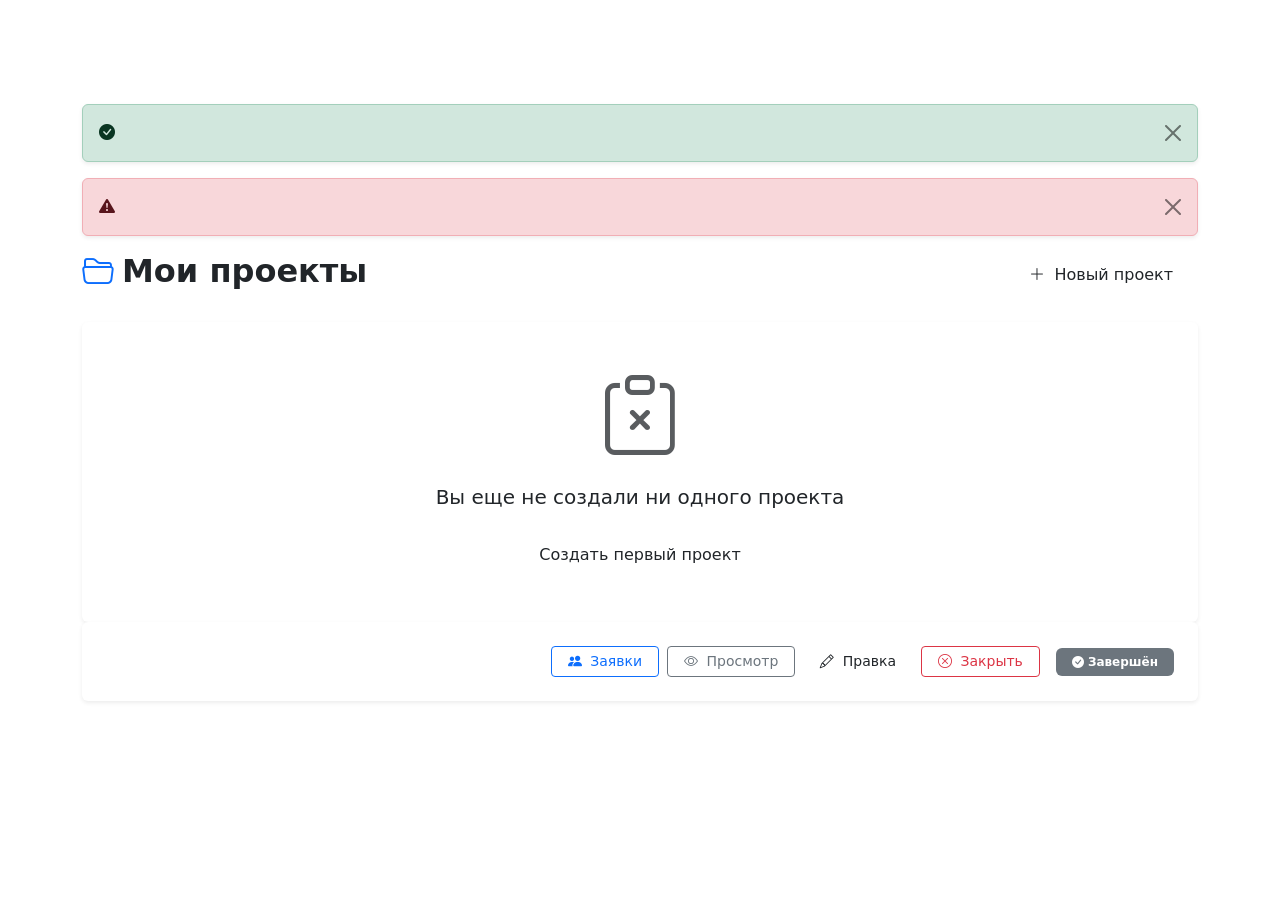
<file: src/main/resources/templates/dashboard/projects.html>
<!DOCTYPE html>
<html xmlns:th="http://www.thymeleaf.org">
<head>
  <meta charset="UTF-8">
  <meta name="viewport" content="width=device-width, initial-scale=1.0">
  <title>Мои проекты - DevProjects</title>
  <link rel="icon" type="image/png" th:href="@{/img/favicon.png}">
  <link href="https://cdn.jsdelivr.net/npm/bootstrap@5.1.3/dist/css/bootstrap.min.css" rel="stylesheet">
  <link rel="stylesheet" href="https://cdn.jsdelivr.net/npm/bootstrap-icons@1.8.1/font/bootstrap-icons.css">
  <link th:href="@{/css/style.css}" rel="stylesheet">
  <link th:href="@{/css/dashboard.css}" rel="stylesheet">
  <meta th:if="${_csrf}" name="_csrf" th:content="${_csrf.token}"/>
  <meta th:if="${_csrf}" name="_csrf_header" th:content="${_csrf.headerName}"/>
</head>
<body>

<nav class="navbar navbar-expand-lg navbar-dark">
  <div class="container">
    <a class="navbar-brand" href="/">DevProjects</a>
    <button class="navbar-toggler" type="button" data-bs-toggle="collapse" data-bs-target="#navbarNav">
      <span class="navbar-toggler-icon"></span>
    </button>
    <div class="collapse navbar-collapse" id="navbarNav">
      <ul class="navbar-nav ms-auto align-items-center">
        <th:block th:replace="~{fragments/notification-bell :: bell}"></th:block>

        <li class="nav-item">
          <a class="nav-link active" href="/dashboard">
            <i class="bi bi-person-circle me-1"></i>Личный кабинет
          </a>
        </li>
        <li class="nav-item">
          <a class="nav-link" href="/logout">
            <i class="bi bi-box-arrow-right me-1"></i>Выйти
          </a>
        </li>
      </ul>
    </div>
  </div>
</nav>

<div class="container my-5">
  <div th:if="${successMessage}" class="alert alert-success alert-dismissible fade show shadow-sm" role="alert">
    <i class="bi bi-check-circle-fill me-2"></i><span th:text="${successMessage}"></span>
    <button type="button" class="btn-close" data-bs-dismiss="alert" aria-label="Close"></button>
  </div>
  <div th:if="${errorMessage}" class="alert alert-danger alert-dismissible fade show shadow-sm" role="alert">
    <i class="bi bi-exclamation-triangle-fill me-2"></i><span th:text="${errorMessage}"></span>
    <button type="button" class="btn-close" data-bs-dismiss="alert" aria-label="Close"></button>
  </div>

  <div class="d-flex justify-content-between align-items-center mb-4">
    <h2 class="fw-bold"><i class="bi bi-folder2-open me-2 text-primary"></i>Мои проекты</h2>
    <a href="/projects/new" class="btn btn-pill btn-violet px-4"><i class="bi bi-plus-lg me-1"></i> Новый проект</a>
  </div>

  <div th:if="${#lists.isEmpty(projects)}" class="text-center py-5 bg-white rounded shadow-sm">
    <i class="bi bi-clipboard-x display-1 text-muted"></i>
    <p class="lead mt-3">Вы еще не создали ни одного проекта</p>
    <a href="/projects/new" class="btn btn-pill btn-violet mt-2 px-4">Создать первый проект</a>
  </div>

  <div class="row" th:unless="${#lists.isEmpty(projects)}">
    <div class="col-12 mb-3" th:each="project : ${projects}">
      <div class="card border-0 shadow-sm h-100">
        <div class="card-body d-flex justify-content-between align-items-center p-4">
          <div>
            <span th:class="'badge mb-2 bg-' + ${project.statusColor}" th:text="${project.statusText}"></span>
            <h5 class="fw-bold mb-1" th:text="${project.title}"></h5>
            <p class="text-muted small mb-0" th:text="'Создан: ' + ${#temporals.format(project.createdAt, 'dd.MM.yyyy')}"></p>
          </div>
          <div class="d-flex gap-2 align-items-center">

            <a th:href="@{/dashboard/projects/{id}/applications(id=${project.id})}" class="btn btn-pill btn-sm btn-outline-primary px-3">
              <i class="bi bi-people-fill me-1"></i> Заявки
              <span class="badge bg-primary rounded-pill ms-1" th:if="${project.applicationsCount > 0}" th:text="${project.applicationsCount}"></span>
            </a>

            <a th:href="@{/projects/{id}(id=${project.id})}" class="btn btn-pill btn-sm btn-outline-secondary px-3">
              <i class="bi bi-eye me-1"></i> Просмотр
            </a>

            <a th:if="${project.statusText == 'Открыт' or project.statusText == 'В работе'}"
               th:href="@{/projects/{id}/edit(id=${project.id})}"
               class="btn btn-pill btn-sm btn-outline-violet px-3">
              <i class="bi bi-pencil me-1"></i> Правка
            </a>

            <th:block th:if="${project.statusText == 'Открыт' or project.statusText == 'В работе'}">
              <button type="button" class="btn btn-pill btn-sm btn-outline-danger px-3"
                      data-bs-toggle="modal"
                      th:data-bs-target="'#closeProjectModal' + ${project.id}">
                <i class="bi bi-x-circle me-1"></i> Закрыть
              </button>
            </th:block>

            <span th:if="${project.statusText == 'Завершён'}"
                  class="badge bg-secondary d-flex align-items-center px-3 ms-2 py-2">
              <i class="bi bi-check-circle-fill me-1"></i> Завершён
            </span>

            <div th:id="'closeProjectModal' + ${project.id}" class="modal fade" tabindex="-1">
              <div class="modal-dialog">
                <div class="modal-content">
                  <div class="modal-header">
                    <h5 class="modal-title fw-bold">
                      <i class="bi bi-exclamation-triangle text-warning me-2"></i>
                      Подтверждение
                    </h5>
                    <button type="button" class="btn-close" data-bs-dismiss="modal"></button>
                  </div>
                  <div class="modal-body p-4 text-center">
                    <p class="mb-2 lead">Вы уверены, что хотите закрыть проект?</p>
                    <p class="fw-bold" th:text="${project.title}"></p>
                    <p class="text-muted small mb-0">
                      Это действие нельзя будет отменить.
                    </p>
                  </div>
                  <div class="modal-footer border-0">
                    <button type="button" class="btn btn-light px-4" data-bs-dismiss="modal">Отмена</button>
                    <form th:action="@{/dashboard/projects/{id}/close(id=${project.id})}" method="post" class="d-inline">
                      <button type="submit" class="btn btn-danger px-4">Подтвердить</button>
                    </form>
                  </div>
                </div>
              </div>
            </div>
          </div>
        </div>
      </div>
    </div>
  </div>
</div>

<script src="https://cdn.jsdelivr.net/npm/bootstrap@5.1.3/dist/js/bootstrap.bundle.min.js"></script>
</body>
</html>
</file>
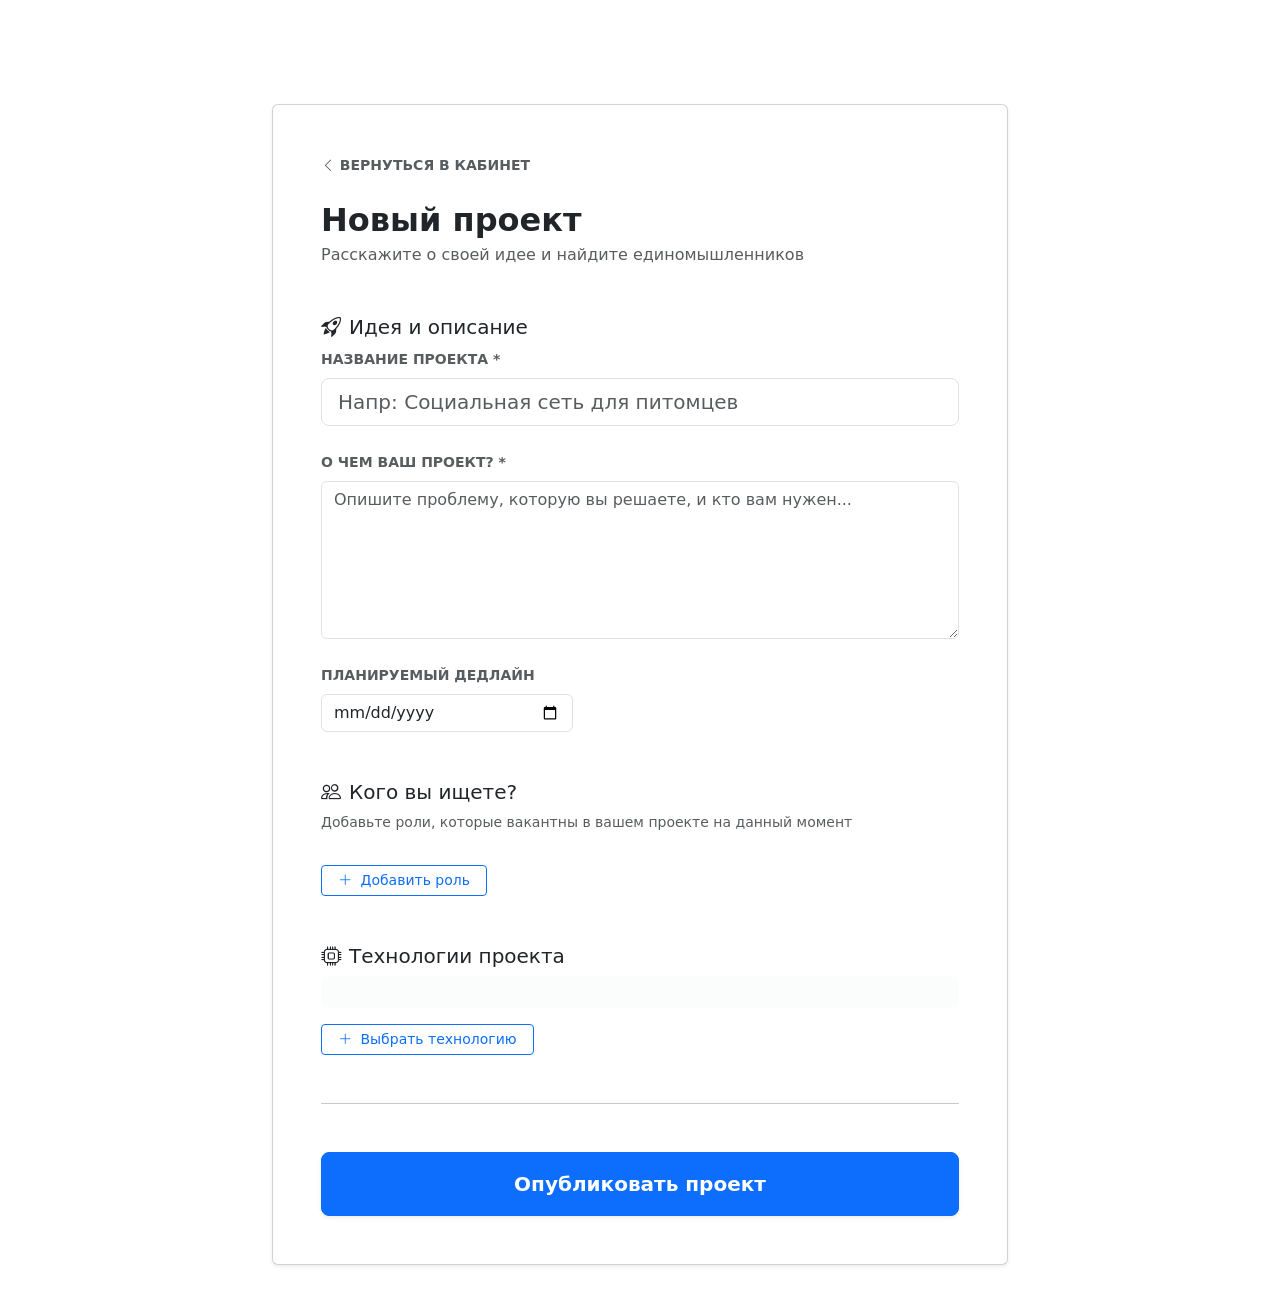
<file: src/main/resources/templates/projects/create.html>
<!DOCTYPE html>
<html xmlns:th="http://www.thymeleaf.org">
<head>
    <meta charset="UTF-8">
    <meta name="viewport" content="width=device-width, initial-scale=1.0">
    <title>Создать проект - DevProjects</title>
    <link rel="icon" type="image/png" th:href="@{/img/favicon.png}">
    <link href="https://cdn.jsdelivr.net/npm/bootstrap@5.1.3/dist/css/bootstrap.min.css" rel="stylesheet">
    <link rel="stylesheet" href="https://cdn.jsdelivr.net/npm/bootstrap-icons@1.8.1/font/bootstrap-icons.css">
    <link th:href="@{/css/style.css}" rel="stylesheet">
    <link th:href="@{/css/project-form.css}" rel="stylesheet">
    <meta th:if="${_csrf}" name="_csrf" th:content="${_csrf.token}"/>
    <meta th:if="${_csrf}" name="_csrf_header" th:content="${_csrf.headerName}"/>
</head>
<body>

<nav class="navbar navbar-expand-lg navbar-dark">
    <div class="container">
        <a class="navbar-brand" href="/">DevProjects</a>
        <button class="navbar-toggler" type="button" data-bs-toggle="collapse" data-bs-target="#navbarNav">
            <span class="navbar-toggler-icon"></span>
        </button>
        <div class="collapse navbar-collapse" id="navbarNav">
            <ul class="navbar-nav ms-auto align-items-center">
                <th:block th:replace="~{fragments/notification-bell :: bell}"></th:block>
                <li class="nav-item">
                    <a class="nav-link" href="/dashboard">
                        <i class="bi bi-person-circle me-1"></i>Личный кабинет
                    </a>
                </li>
                <li class="nav-item">
                    <a class="nav-link" href="/logout">
                        <i class="bi bi-box-arrow-right me-1"></i>Выйти
                    </a>
                </li>
            </ul>
        </div>
    </div>
</nav>

<div class="container my-5">
    <div class="row justify-content-center">
        <div class="col-lg-9 col-xl-8">
            <div class="auth-card card shadow-sm">
                <div class="card-body p-4 p-lg-5">
                    <div class="mb-4">
                        <a href="/dashboard" class="text-muted text-decoration-none small fw-bold">
                            <i class="bi bi-chevron-left"></i> ВЕРНУТЬСЯ В КАБИНЕТ
                        </a>
                    </div>

                    <h2 class="fw-bold mb-1 text-dark">Новый проект</h2>
                    <p class="text-muted mb-5">Расскажите о своей идее и найдите единомышленников</p>

                    <form th:action="@{/projects/new}" th:object="${projectCreateDto}" method="post" id="projectForm">

                        <div class="mb-5">
                            <h5 class="form-section-title"><i class="bi bi-rocket-takeoff me-2"></i>Идея и описание</h5>
                            <div class="mb-4">
                                <label class="form-label small fw-bold text-uppercase text-muted">Название проекта *</label>
                                <input type="text" class="form-control form-control-lg" th:field="*{title}" placeholder="Напр: Социальная сеть для питомцев">
                                <div class="text-danger small mt-1" th:if="${#fields.hasErrors('title')}" th:errors="*{title}"></div>
                            </div>
                            <div class="mb-4">
                                <label class="form-label small fw-bold text-uppercase text-muted">О чем ваш проект? *</label>
                                <textarea class="form-control" th:field="*{description}" rows="6" placeholder="Опишите проблему, которую вы решаете, и кто вам нужен..."></textarea>
                                <div class="text-danger small mt-1" th:if="${#fields.hasErrors('description')}" th:errors="*{description}"></div>
                            </div>
                            <div class="row">
                                <div class="col-md-5">
                                    <label class="form-label small fw-bold text-uppercase text-muted">Планируемый дедлайн</label>
                                    <input type="date" class="form-control" th:field="*{deadline}">
                                </div>
                            </div>
                        </div>

                        <div class="mb-5">
                            <h5 class="form-section-title"><i class="bi bi-people me-2"></i>Кого вы ищете?</h5>
                            <p class="text-muted small mb-4">Добавьте роли, которые вакантны в вашем проекте на данный момент</p>
                            <div id="roles-container"></div>
                            <button type="button" class="btn btn-outline-primary btn-sm mt-2 px-3" id="addRole">
                                <i class="bi bi-plus-lg me-1"></i> Добавить роль
                            </button>
                        </div>

                        <div class="mb-5">
                            <h5 class="form-section-title"><i class="bi bi-cpu me-2"></i>Технологии проекта</h5>
                            <div id="skills-container" class="bg-light bg-opacity-50 rounded-3 p-3 mb-3"></div>
                            <button type="button" class="btn btn-outline-primary btn-sm px-3" id="addSkill">
                                <i class="bi bi-plus-lg me-1"></i> Выбрать технологию
                            </button>
                        </div>

                        <hr class="my-5 opacity-10">

                        <div class="d-grid">
                            <button type="submit" class="btn btn-primary btn-lg py-3 shadow-sm fw-bold">
                                Опубликовать проект
                            </button>
                        </div>
                    </form>
                </div>
            </div>
        </div>
    </div>
</div>

<template id="roleTemplate">
    <div class="item-row role-item rounded-3 p-4 mb-4 shadow-sm">
        <div class="row g-3">
            <div class="col-md-5">
                <label class="form-label small fw-bold">Специализация</label>
                <select class="form-select role-specialization" required></select>
            </div>
            <div class="col-md-5">
                <label class="form-label small fw-bold">Уровень владения</label>
                <select class="form-select role-proficiency" required></select>
            </div>
            <div class="col-md-2">
                <label class="form-label small fw-bold">Мест</label>
                <input type="number" class="form-control role-vacancies" value="1" min="1">
            </div>
            <div class="col-12 mt-3">
                <label class="form-label small fw-bold">Задачи и требования</label>
                <textarea class="form-control role-description" rows="2" placeholder="Опишите, чем будет заниматься участник..."></textarea>
            </div>
            <div class="col-12 text-end">
                <button type="button" class="remove-btn remove-item mt-2">
                    <i class="bi bi-trash3 me-1"></i> Удалить роль
                </button>
            </div>
        </div>
    </div>
</template>

<template id="skillTemplate">
    <div class="item-row skill-item rounded-3 p-3 mb-2 border-0">
        <div class="row align-items-center g-3">
            <div class="col-md-6">
                <select class="form-select skill-select" required></select>
            </div>
            <div class="col-md-4">
                <div class="form-check form-switch">
                    <input type="checkbox" class="form-check-input skill-required" id="reqSwitch" checked>
                    <label class="form-check-label small fw-bold" for="reqSwitch">Обязательный</label>
                </div>
            </div>
            <div class="col-md-2 text-end">
                <button type="button" class="btn-close remove-item" aria-label="Close"></button>
            </div>
        </div>
    </div>
</template>

<script th:src="@{/js/project-create.js}"></script>
</body>
</html>
</file>
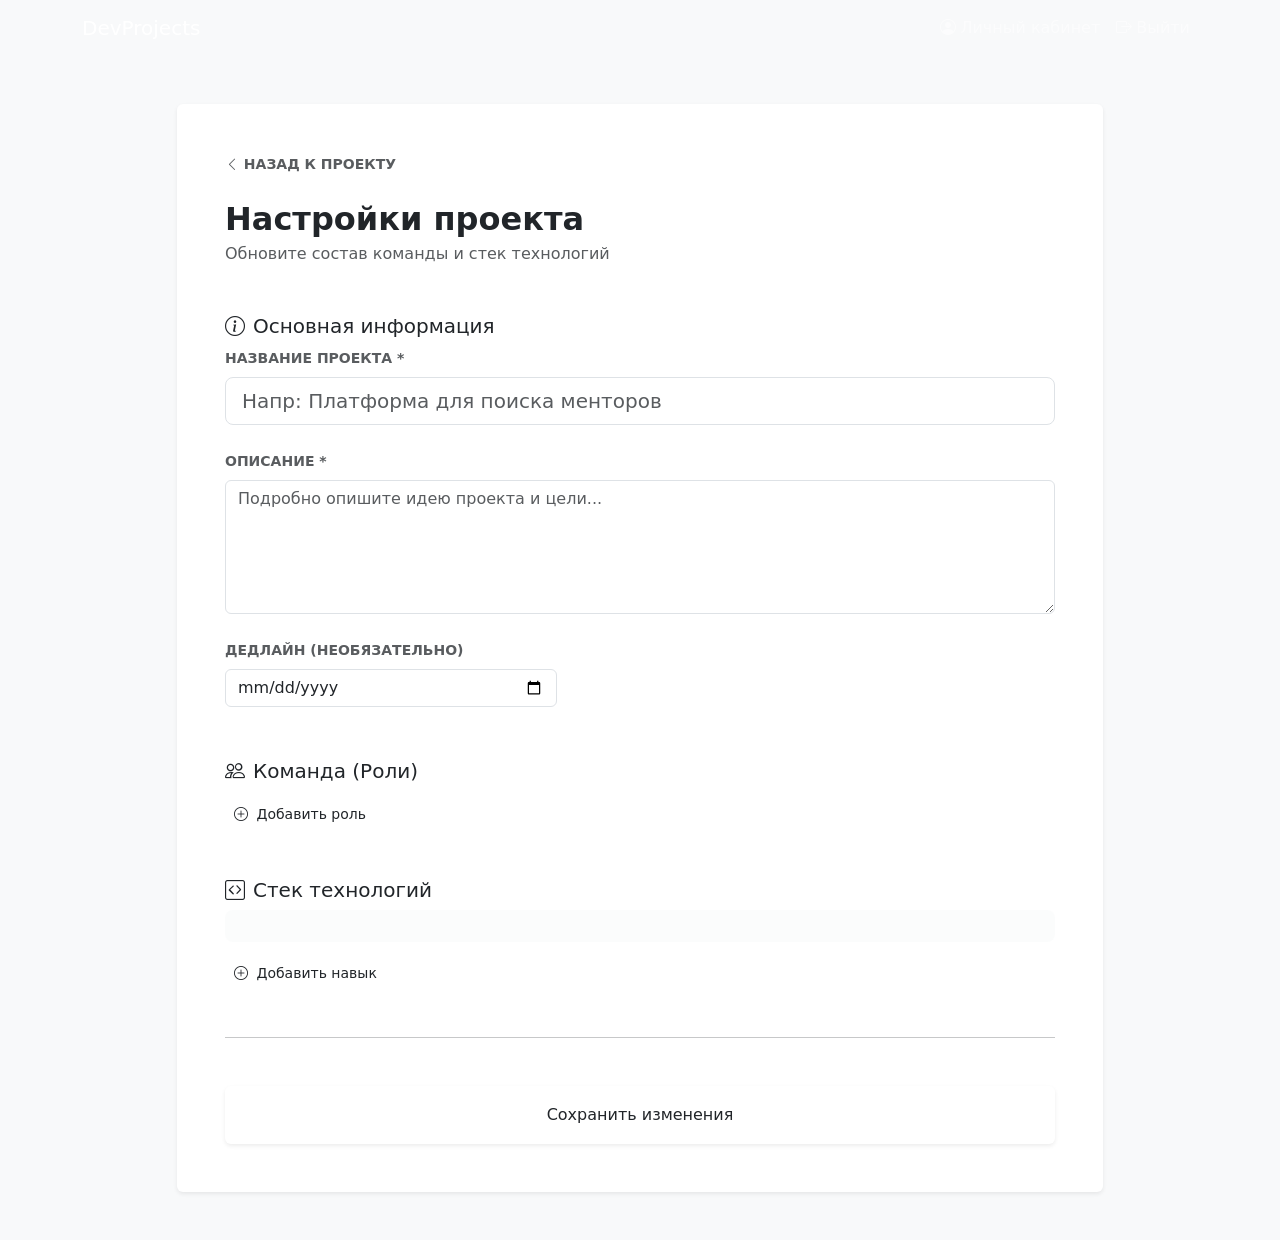
<file: src/main/resources/templates/projects/edit.html>
<!DOCTYPE html>
<html xmlns:th="http://www.thymeleaf.org">
<head>
    <meta charset="UTF-8">
    <meta name="viewport" content="width=device-width, initial-scale=1.0">
    <title>Редактирование проекта - DevProjects</title>
    <link rel="icon" type="image/png" th:href="@{/img/favicon.png}">
    <link href="https://cdn.jsdelivr.net/npm/bootstrap@5.1.3/dist/css/bootstrap.min.css" rel="stylesheet">
    <link rel="stylesheet" href="https://cdn.jsdelivr.net/npm/bootstrap-icons@1.8.1/font/bootstrap-icons.css">
    <link th:href="@{/css/style.css}" rel="stylesheet">
    <link th:href="@{/css/project-form.css}" rel="stylesheet">
    <meta th:if="${_csrf}" name="_csrf" th:content="${_csrf.token}"/>
    <meta th:if="${_csrf}" name="_csrf_header" th:content="${_csrf.headerName}"/>
</head>
<body class="bg-light">

<nav class="navbar navbar-expand-lg navbar-dark">
    <div class="container">
        <a class="navbar-brand" href="/">DevProjects</a>
        <button class="navbar-toggler" type="button" data-bs-toggle="collapse" data-bs-target="#navbarNav">
            <span class="navbar-toggler-icon"></span>
        </button>
        <div class="collapse navbar-collapse" id="navbarNav">
            <ul class="navbar-nav ms-auto align-items-center">
                <th:block th:replace="~{fragments/notification-bell :: bell}"></th:block>
                <li class="nav-item">
                    <a class="nav-link" href="/dashboard">
                        <i class="bi bi-person-circle me-1"></i>Личный кабинет
                    </a>
                </li>
                <li class="nav-item">
                    <a class="nav-link" href="/logout">
                        <i class="bi bi-box-arrow-right me-1"></i>Выйти
                    </a>
                </li>
            </ul>
        </div>
    </div>
</nav>

<div class="container my-5">
    <div class="row justify-content-center">
        <div class="col-md-10">
            <div class="auth-card card shadow-sm border-0">
                <div class="card-body p-4 p-lg-5">
                    <div class="mb-4">
                        <a th:href="@{/projects/{id}(id=${projectEditDto.id()})}" class="text-muted text-decoration-none small fw-bold">
                            <i class="bi bi-chevron-left"></i> НАЗАД К ПРОЕКТУ
                        </a>
                    </div>

                    <h2 class="fw-bold mb-1 text-dark">Настройки проекта</h2>
                    <p class="text-muted mb-5">Обновите состав команды и стек технологий</p>

                    <form th:action="@{/projects/{id}/edit(id=${projectEditDto.id()})}" th:object="${projectEditDto}" method="post" id="projectForm">

                        <input type="hidden" th:field="*{id}">

                        <div class="form-section mb-5">
                            <h5 class="form-section-title"><i class="bi bi-info-circle me-2"></i>Основная информация</h5>
                            <div class="mb-4">
                                <label class="form-label small fw-bold text-uppercase text-muted">Название проекта *</label>
                                <input type="text" class="form-control form-control-lg" th:field="*{title}" placeholder="Напр: Платформа для поиска менторов">
                                <div class="text-danger small mt-1" th:if="${#fields.hasErrors('title')}" th:errors="*{title}"></div>
                            </div>
                            <div class="mb-4">
                                <label class="form-label small fw-bold text-uppercase text-muted">Описание *</label>
                                <textarea class="form-control" th:field="*{description}" rows="5" placeholder="Подробно опишите идею проекта и цели..."></textarea>
                                <div class="text-danger small mt-1" th:if="${#fields.hasErrors('description')}" th:errors="*{description}"></div>
                            </div>
                            <div class="row">
                                <div class="col-md-5">
                                    <label class="form-label small fw-bold text-uppercase text-muted">Дедлайн (необязательно)</label>
                                    <input type="date" class="form-control" th:field="*{deadline}">
                                    <div class="text-danger small mt-1" th:if="${#fields.hasErrors('deadline')}" th:errors="*{deadline}"></div>
                                </div>
                            </div>
                        </div>

                        <div class="form-section mb-5">
                            <h5 class="form-section-title"><i class="bi bi-people me-2"></i>Команда (Роли)</h5>
                            <div id="roles-container"></div>
                            <button type="button" class="btn btn-pill btn-outline-violet btn-sm mt-2" id="addRole">
                                <i class="bi bi-plus-circle me-1"></i> Добавить роль
                            </button>
                        </div>

                        <div class="form-section mb-5">
                            <h5 class="form-section-title"><i class="bi bi-code-square me-2"></i>Стек технологий</h5>
                            <div id="skills-container" class="bg-light bg-opacity-50 rounded-3 p-3 mb-3"></div>
                            <button type="button" class="btn btn-pill btn-outline-violet btn-sm" id="addSkill">
                                <i class="bi bi-plus-circle me-1"></i> Добавить навык
                            </button>
                        </div>

                        <hr class="my-5 opacity-10">

                        <div class="d-grid gap-2">
                            <button type="submit" class="btn btn-pill btn-violet py-3 shadow-sm">
                                Сохранить изменения
                            </button>
                        </div>
                    </form>
                </div>
            </div>
        </div>
    </div>
</div>

<template id="roleTemplate">
    <div class="item-row role-item rounded-3 p-4 mb-4 shadow-sm border">
        <input type="hidden" class="role-id">
        <div class="row g-3">
            <div class="col-md-5">
                <label class="form-label small fw-bold">Специализация *</label>
                <select class="form-select role-specialization" required></select>
            </div>
            <div class="col-md-5">
                <label class="form-label small fw-bold">Уровень владения</label>
                <select class="form-select role-proficiency" required></select>
            </div>
            <div class="col-md-2">
                <label class="form-label small fw-bold">Мест</label>
                <input type="number" class="form-control role-vacancies" value="1" min="1">
            </div>
            <div class="col-12 mt-2">
                <label class="form-label small fw-bold">Задачи</label>
                <textarea class="form-control role-description" rows="2" placeholder="Опишите задачи данной роли..."></textarea>
            </div>
            <div class="col-12 text-end mt-2">
                <button type="button" class="btn btn-outline-danger btn-sm remove-item">
                    <i class="bi bi-trash3 me-1"></i> Удалить роль
                </button>
            </div>
        </div>
    </div>
</template>

<template id="skillTemplate">
    <div class="item-row skill-item rounded-3 p-3 mb-2 border">
        <input type="hidden" class="skill-id">
        <div class="row align-items-center g-3">
            <div class="col-md-6">
                <select class="form-select skill-select" required></select>
            </div>
            <div class="col-md-4">
                <div class="form-check form-switch">
                    <input type="checkbox" class="form-check-input skill-required" checked>
                    <label class="form-check-label small fw-bold">Обязательный</label>
                </div>
            </div>
            <div class="col-md-2 text-end">
                <button type="button" class="btn-close remove-item" aria-label="Close"></button>
            </div>
        </div>
    </div>
</template>

<script th:inline="javascript">
    window.initialProjectData = {
        roles: [],
        skills: []
    };

    /*[# th:if="${projectEditDto.roles != null}"]*/
    /*[# th:each="r : ${projectEditDto.roles}"]*/
    window.initialProjectData.roles.push({
        id: /*[[${r.id}]]*/ null,
        specializationId: /*[[${r.specializationId}]]*/ null,
        proficiencyLevelId: /*[[${r.proficiencyLevelId}]]*/ null,
        vacanciesCount: /*[[${r.vacanciesCount}]]*/ 1,
        description: /*[[${r.description}]]*/ ''
    });
    /*[/]*/
    /*[/]*/

    /*[# th:if="${projectEditDto.skills != null}"]*/
    /*[# th:each="s : ${projectEditDto.skills}"]*/
    window.initialProjectData.skills.push({
        id: /*[[${s.id}]]*/ null,
        skillId: /*[[${s.skillId}]]*/ null,
        required: /*[[${s.required}]]*/ true
    });
    /*[/]*/
    /*[/]*/
</script>

<script src="https://cdn.jsdelivr.net/npm/bootstrap@5.1.3/dist/js/bootstrap.bundle.min.js"></script>
<script th:src="@{/js/project-edit.js}"></script>
</body>
</html>
</file>
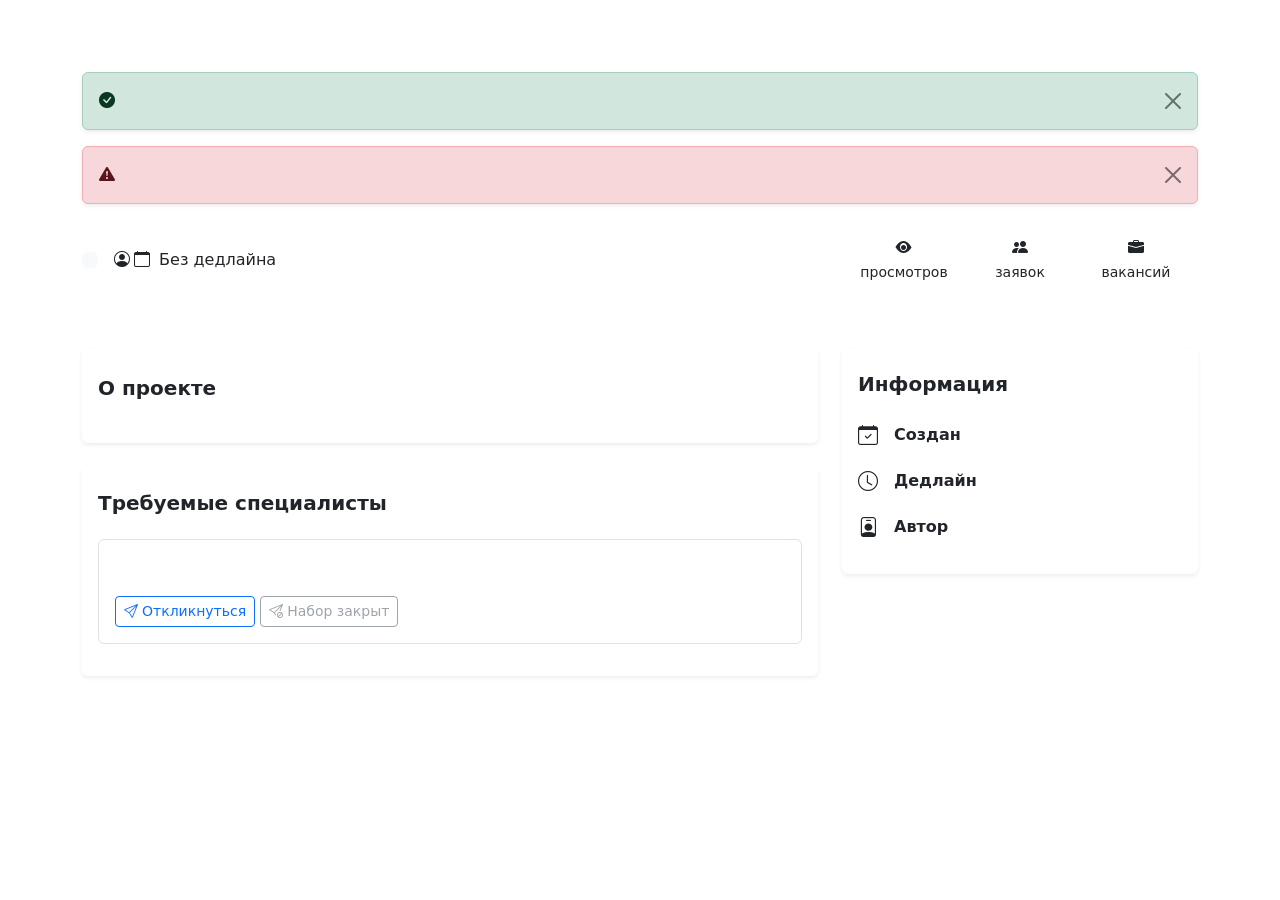
<file: src/main/resources/templates/projects/view.html>
<!DOCTYPE html>
<html xmlns:th="http://www.thymeleaf.org"
      xmlns:sec="http://www.thymeleaf.org/thymeleaf-extras-springsecurity6">
<head>
    <meta charset="UTF-8">
    <meta name="viewport" content="width=device-width, initial-scale=1.0">
    <title th:text="${project.title} + ' - DevProjects'">Проект</title>
    <link rel="icon" type="image/png" th:href="@{/img/favicon.png}">
    <link href="https://cdn.jsdelivr.net/npm/bootstrap@5.1.3/dist/css/bootstrap.min.css" rel="stylesheet">
    <link rel="stylesheet" href="https://cdn.jsdelivr.net/npm/bootstrap-icons@1.8.1/font/bootstrap-icons.css">
    <link th:href="@{/css/style.css}" rel="stylesheet">
    <meta th:if="${_csrf}" name="_csrf" th:content="${_csrf.token}"/>
    <meta th:if="${_csrf}" name="_csrf_header" th:content="${_csrf.headerName}"/>
</head>
<body>
<nav class="navbar navbar-expand-lg navbar-dark">
    <div class="container">
        <a class="navbar-brand" href="/">DevProjects</a>
        <button class="navbar-toggler" type="button" data-bs-toggle="collapse" data-bs-target="#navbarNav">
            <span class="navbar-toggler-icon"></span>
        </button>
        <div class="collapse navbar-collapse" id="navbarNav">
            <ul class="navbar-nav ms-auto align-items-center">
                <th:block th:replace="~{fragments/notification-bell :: bell}"></th:block>
                <li class="nav-item">
                    <a class="nav-link" href="/">Главная</a>
                </li>
                <li class="nav-item" sec:authorize="isAuthenticated()">
                    <a class="nav-link" href="/dashboard">
                        <i class="bi bi-person-circle me-1"></i>Личный кабинет
                    </a>
                </li>
                <li class="nav-item" sec:authorize="isAuthenticated()">
                    <a class="nav-link" href="/logout">Выйти</a>
                </li>
                <li class="nav-item" sec:authorize="!isAuthenticated()">
                    <a class="nav-link" href="/login">Вход</a>
                </li>
            </ul>
        </div>
    </div>
</nav>

<div class="container mt-3">
    <div th:if="${successMessage}" class="alert alert-success alert-dismissible fade show shadow-sm" role="alert">
        <i class="bi bi-check-circle-fill me-2"></i><span th:text="${successMessage}"></span>
        <button type="button" class="btn-close" data-bs-dismiss="alert" aria-label="Close"></button>
    </div>
    <div th:if="${errorMessage}" class="alert alert-danger alert-dismissible fade show shadow-sm" role="alert">
        <i class="bi bi-exclamation-triangle-fill me-2"></i><span th:text="${errorMessage}"></span>
        <button type="button" class="btn-close" data-bs-dismiss="alert" aria-label="Close"></button>
    </div>
</div>

<div class="project-header">
    <div class="container">
        <div class="row align-items-center">
            <div class="col-md-8">
                <h1 th:text="${project.title}" class="display-4 fw-bold mb-3"></h1>
                <div class="d-flex align-items-center mb-3 ">
                    <span class="badge bg-light p-2 me-3 text-white"
                           th:classappend="'bg-' + ${project.statusColor}"
                           th:text="${project.statusText}">
                    </span>
                        <i class="bi bi-person-circle me-1"></i>
                        <a th:href="@{/dashboard/profile/{id}(id=${project.authorId})}" class="text-white text-violet">
                            <span class="text-white" th:text="${project.authorName}"></span>
                        </a>
                    </span>
                    <span>
                        <i class="bi bi-calendar me-1"></i>
                        <span th:if="${project.deadline}" th:text="${#temporals.format(project.deadline, 'dd.MM.yyyy')}"></span>
                        <span th:unless="${project.deadline}">Без дедлайна</span>
                    </span>
                </div>
            </div>
            <div class="col-md-4">
                <div class="bg-white bg-opacity-25 rounded-3 p-3">
                    <div class="row text-center">
                        <div class="col-4">
                            <div class="stat-icon">
                                <i class="bi bi-eye-fill"></i>
                            </div>
                            <div class="h4 mb-0 fw-bold" th:text="${project.viewsCount}"></div>
                            <small>просмотров</small>
                        </div>
                        <div class="col-4">
                            <div class="stat-icon">
                                <i class="bi bi-people-fill"></i>
                            </div>
                            <div class="h4 mb-0 fw-bold" th:text="${project.applicationsCount}"></div>
                            <small>заявок</small>
                        </div>
                        <div class="col-4">
                            <div class="stat-icon">
                                <i class="bi bi-briefcase-fill"></i>
                            </div>
                            <div class="h4 mb-0 fw-bold" th:text="${project.totalVacancies}"></div>
                            <small>вакансий</small>
                        </div>
                    </div>
                </div>
            </div>
        </div>
    </div>
</div>

<div class="container my-5">
    <div class="row">
        <div class="col-lg-8">
            <div class="card mb-4 border-0 shadow-sm">
                <div class="card-header bg-white border-0 pt-4 d-flex justify-content-between align-items-center">
                    <h5 class="mb-0 fw-bold text-violet">О проекте</h5>
                    <button id="favoriteBtn"
                            class="btn btn-sm"
                            th:classappend="${isFavorite} ? 'btn-danger' : 'btn-outline-danger'"
                            th:onclick="'toggleFavorite(' + ${project.id} + ')'"
                            sec:authorize="isAuthenticated()">
                        <i id="heartIcon" class="bi" th:classappend="${isFavorite} ? 'bi-heart-fill' : 'bi-heart'"></i>
                        <span id="favoriteBtnText" class="ms-1"
                              th:text="${isFavorite} ? 'В избранном' : 'Добавить в избранное'"></span>
                    </button>
                </div>
                <div class="card-body pt-0">
                    <p class="lead" th:text="${project.description}" style="white-space: pre-line; font-size: 1.1rem;"></p>
                </div>
            </div>

            <div class="card border-0 shadow-sm">
                <div class="card-header bg-white border-0 pt-4">
                    <h5 class="mb-0 fw-bold text-violet">Требуемые специалисты</h5>
                </div>
                <div class="card-body">
                    <div th:each="role : ${project.roles}" class="card role-card mb-3 border">
                        <div class="card-body">
                            <div class="d-flex justify-content-between align-items-start">
                                <div>
                                    <h6 class="mb-1 fw-bold text-violet" th:text="${role.specialization}"></h6>
                                    <span class="badge bg-light border text-dark px-2 py-1 mt-1" th:text="${role.proficiencyName}"></span>
                                </div>
                                <div class="text-end">
                                    <span class="badge bg-violet"
                                          th:text="${role.vacancies - role.filled} + ' из ' + ${role.vacancies} + ' мест'">
                                    </span>
                                </div>
                            </div>
                            <div class="mt-3" sec:authorize="isAuthenticated()">
                                <button th:if="${role.isOpen}"
                                        type="button"
                                        class="btn btn-outline-primary btn-sm"
                                        data-bs-toggle="modal"
                                        data-bs-target="#applyModal"
                                        th:data-role-id="${role.id}"
                                        th:data-role-title="${role.specialization} + ' (' + ${role.proficiencyName} + ')'">
                                    <i class="bi bi-send me-1"></i>Откликнуться
                                </button>
                                <button th:unless="${role.isOpen}"
                                        class="btn btn-outline-secondary btn-sm" disabled>
                                    <i class="bi bi-send-slash me-1"></i>Набор закрыт
                                </button>
                            </div>
                        </div>
                    </div>
                </div>
            </div>
        </div>

        <div class="col-lg-4">
            <div class="card border-0 shadow-sm">
                <div class="card-header bg-white border-0 pt-4">
                    <h5 class="mb-0 fw-bold text-violet">Информация</h5>
                </div>
                <div class="card-body">
                    <ul class="list-unstyled">
                        <li class="mb-3 d-flex align-items-center">
                            <i class="bi bi-calendar-check me-3 text-violet fs-5"></i>
                            <div>
                                <strong class="d-block">Создан</strong>
                                <span th:text="${#temporals.format(project.createdAt, 'dd.MM.yyyy')}"></span>
                            </div>
                        </li>
                        <li class="mb-3 d-flex align-items-center" th:if="${project.deadline}">
                            <i class="bi bi-clock me-3 text-violet fs-5"></i>
                            <div>
                                <strong class="d-block">Дедлайн</strong>
                                <span th:text="${#temporals.format(project.deadline, 'dd.MM.yyyy')}"></span>
                            </div>
                        </li>
                        <li class="mb-3 d-flex align-items-center">
                            <i class="bi bi-person-badge me-3 text-violet fs-5"></i>
                            <div>
                                <strong class="d-block">Автор</strong>
                                <a th:href="@{/dashboard/profile/{id}(id=${project.authorId})}" class="text-violet">
                                    <span th:text="${project.authorName}"></span>
                                </a>
                            </div>
                        </li>
                    </ul>
                </div>
            </div>
        </div>
    </div>
</div>

<div class="modal fade" id="applyModal" tabindex="-1" aria-labelledby="applyModalLabel" aria-hidden="true" sec:authorize="isAuthenticated()">
    <div class="modal-dialog">
        <div class="modal-content border-0 shadow">
            <form th:action="@{/projects/{id}/apply(id=${project.id})}" method="post" enctype="multipart/form-data" id="applyForm">
                <div class="modal-header bg-light border-0">
                    <h5 class="modal-title fw-bold" id="applyModalLabel">Отклик на роль: <span id="modalRoleTitle" class="text-violet"></span></h5>
                    <button type="button" class="btn-close" data-bs-dismiss="modal" aria-label="Close"></button>
                </div>
                <div class="modal-body p-4">
                    <input type="hidden" name="roleId" id="modalRoleId">

                    <div class="mb-3">
                        <label for="coverLetter" class="form-label fw-bold">Сопроводительное письмо</label>
                        <textarea class="form-control" id="coverLetter" name="coverLetter" rows="5"
                                  placeholder="Расскажите, почему вы хотите участвовать в проекте, и опишите свой релевантный опыт..."></textarea>
                    </div>

                    <div class="mb-3">
                        <label for="filesInput" class="form-label fw-bold">Прикрепить файлы</label>
                        <input type="file" name="files" id="filesInput" class="form-control" multiple
                               accept=".pdf,.doc,.docx,.jpg,.jpeg,.png,.zip">
                        <div class="form-text">Максимум 10 файлов, до 5 МБ каждый.</div>
                        <div id="fileError" class="text-danger small mt-1" style="display: none;"></div>
                    </div>
                </div>
                <div class="modal-footer bg-light border-0">
                    <button type="button" class="btn btn-secondary" data-bs-dismiss="modal">Отмена</button>
                    <button type="submit" class="btn btn-primary" id="submitBtn"><i class="bi bi-send me-1"></i>Отправить заявку</button>
                </div>
            </form>
        </div>
    </div>
</div>

<script src="https://cdn.jsdelivr.net/npm/bootstrap@5.1.3/dist/js/bootstrap.bundle.min.js"></script>
<script th:src="@{/js/favorites.js}"></script>
<script th:src="@{/js/project-view.js}" sec:authorize="isAuthenticated()"></script>
</body>
</html>
</file>
